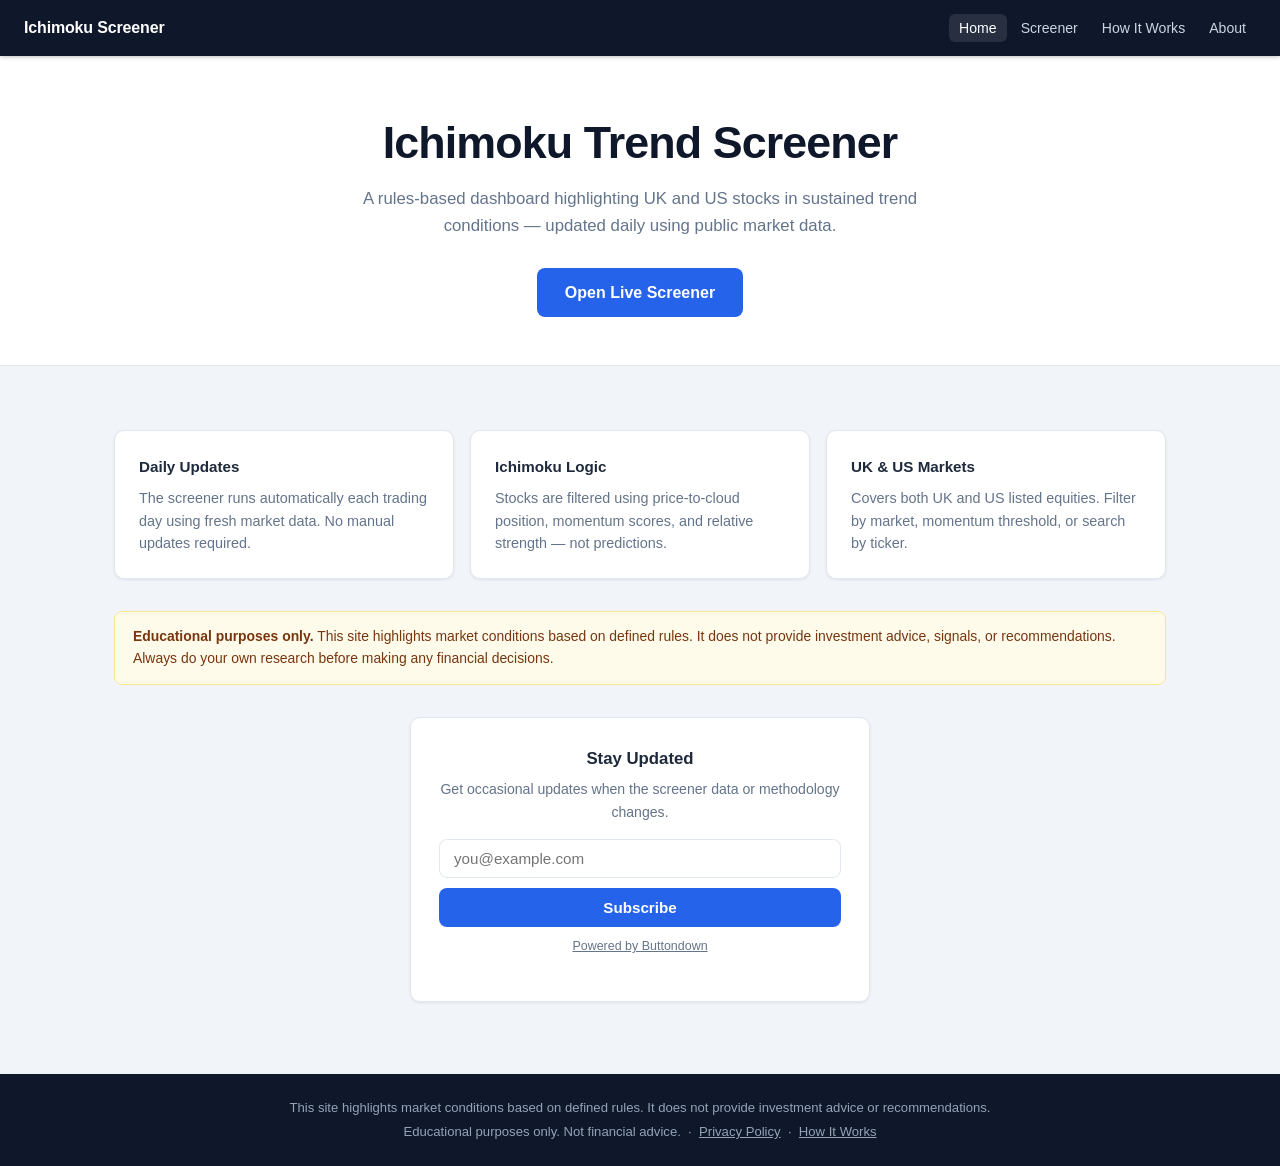
<file: index.html>
<!DOCTYPE html>
<html lang="en">
<head>
  <meta charset="UTF-8">
  <title>Ichimoku Trend Screener – Rules-Based Stock Momentum Dashboard</title>
  <meta name="viewport" content="width=device-width, initial-scale=1">
  <meta name="description" content="A rules-based dashboard highlighting UK and US stocks in sustained trend conditions using Ichimoku logic and momentum filters. Updated daily. Educational purposes only.">
  <meta name="robots" content="index, follow">
  <link rel="stylesheet" href="style.css">
</head>
<body>

<nav class="site-nav">
  <a class="nav-brand" href="index.html">Ichimoku Screener</a>
  <ul class="nav-links">
    <li><a href="index.html" class="active">Home</a></li>
    <li><a href="screener.html">Screener</a></li>
    <li><a href="how-it-works.html">How It Works</a></li>
    <li><a href="about.html">About</a></li>
  </ul>
</nav>

<div class="hero">
  <h1>Ichimoku Trend Screener</h1>
  <p>A rules-based dashboard highlighting UK and US stocks in sustained trend conditions — updated daily using public market data.</p>
  <a href="screener.html" class="btn btn-primary">Open Live Screener</a>
</div>

<div class="page" style="padding-top: 32px;">

  <div class="card-grid">
    <div class="card">
      <h3>Daily Updates</h3>
      <p>The screener runs automatically each trading day using fresh market data. No manual updates required.</p>
    </div>
    <div class="card">
      <h3>Ichimoku Logic</h3>
      <p>Stocks are filtered using price-to-cloud position, momentum scores, and relative strength — not predictions.</p>
    </div>
    <div class="card">
      <h3>UK &amp; US Markets</h3>
      <p>Covers both UK and US listed equities. Filter by market, momentum threshold, or search by ticker.</p>
    </div>
  </div>

  <div class="disclaimer">
    <strong>Educational purposes only.</strong> This site highlights market conditions based on defined rules.
    It does not provide investment advice, signals, or recommendations.
    Always do your own research before making any financial decisions.
  </div>

  <div class="email-form">
    <h2>Stay Updated</h2>
    <p>Get occasional updates when the screener data or methodology changes.</p>
    <form
      action="https://buttondown.com/api/emails/embed-subscribe/ichimokutrendscreener"
      method="post"
    >
      <input type="hidden" name="tag" value="site-homepage">
      <input type="email" name="email" id="bd-email" placeholder="you@example.com" required>
      <input type="submit" value="Subscribe">
    </form>
    <p class="bd-credit">
      <a href="https://buttondown.com/refer/ichimokutrendscreener" target="_blank" rel="noopener">Powered by Buttondown</a>
    </p>
  </div>

</div>

<footer class="site-footer">
  This site highlights market conditions based on defined rules. It does not provide investment advice or recommendations.<br>
  Educational purposes only. Not financial advice. &nbsp;&middot;&nbsp;
  <a href="privacy.html">Privacy Policy</a> &nbsp;&middot;&nbsp;
  <a href="how-it-works.html">How It Works</a>
</footer>

</body>
</html>
</file>
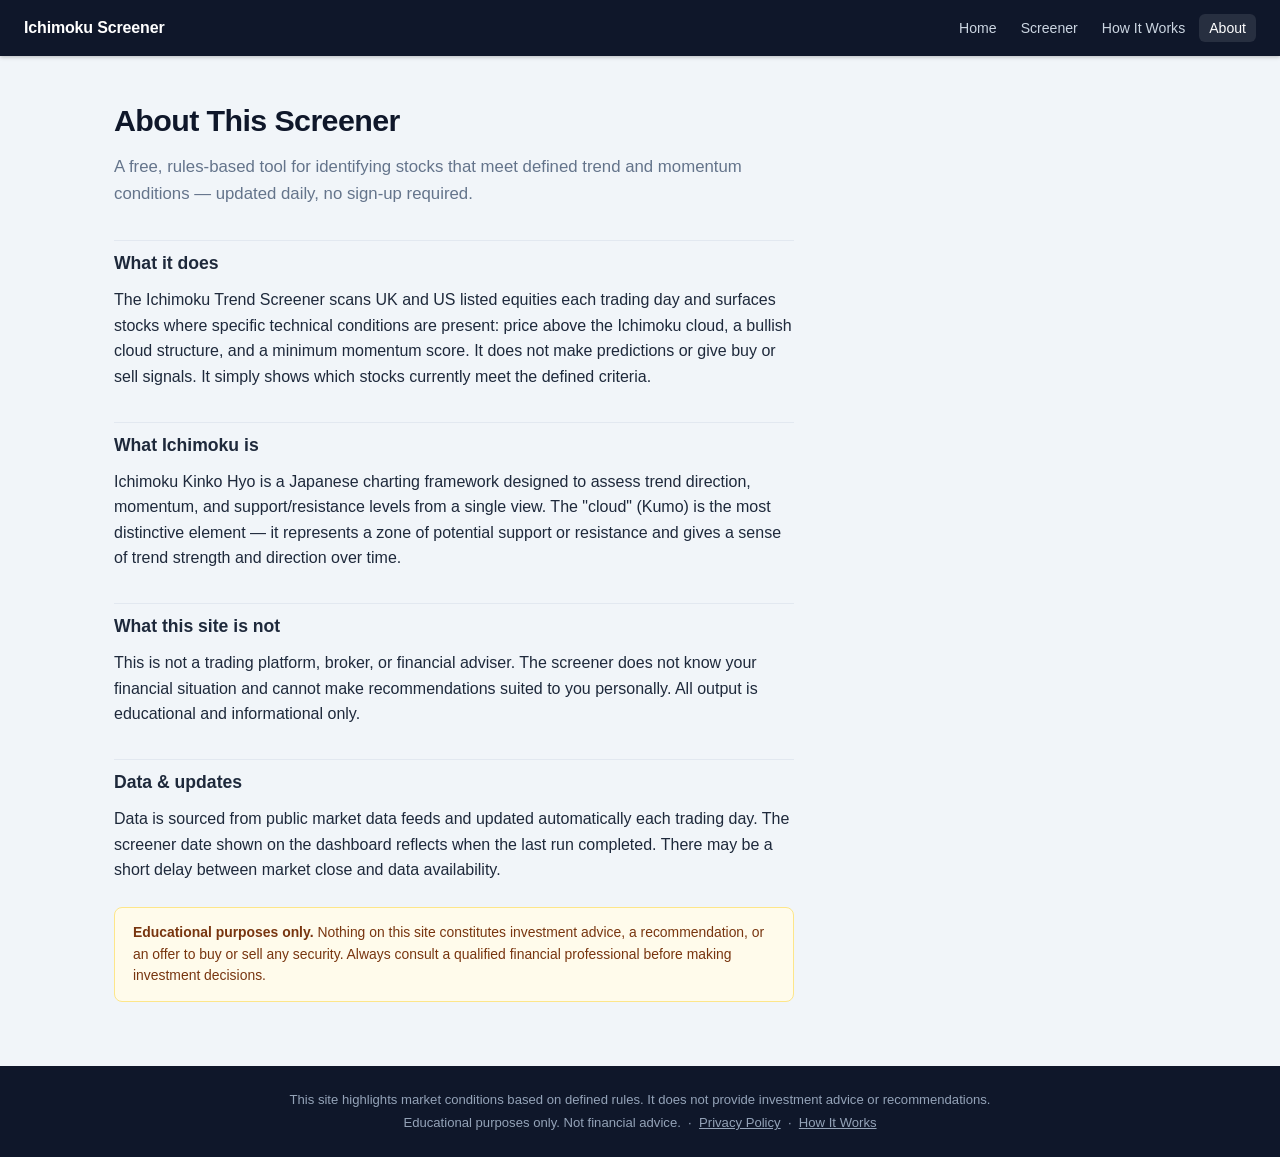
<file: about.html>
<!DOCTYPE html>
<html lang="en">
<head>
  <meta charset="UTF-8">
  <title>About – Ichimoku Trend Screener</title>
  <meta name="viewport" content="width=device-width, initial-scale=1">
  <meta name="description" content="About the Ichimoku Trend Screener — a rules-based daily screener for UK and US stocks using Ichimoku cloud logic and momentum filters.">
  <meta name="robots" content="index, follow">
  <link rel="stylesheet" href="style.css">
</head>
<body>

<nav class="site-nav">
  <a class="nav-brand" href="index.html">Ichimoku Screener</a>
  <ul class="nav-links">
    <li><a href="index.html">Home</a></li>
    <li><a href="screener.html">Screener</a></li>
    <li><a href="how-it-works.html">How It Works</a></li>
    <li><a href="about.html" class="active">About</a></li>
  </ul>
</nav>

<div class="page">
  <div class="prose">
    <h1>About This Screener</h1>
    <p class="lead">A free, rules-based tool for identifying stocks that meet defined trend and momentum conditions — updated daily, no sign-up required.</p>

    <h2>What it does</h2>
    <p>
      The Ichimoku Trend Screener scans UK and US listed equities each trading day and
      surfaces stocks where specific technical conditions are present: price above the
      Ichimoku cloud, a bullish cloud structure, and a minimum momentum score. It does
      not make predictions or give buy or sell signals. It simply shows which stocks
      currently meet the defined criteria.
    </p>

    <h2>What Ichimoku is</h2>
    <p>
      Ichimoku Kinko Hyo is a Japanese charting framework designed to assess trend direction,
      momentum, and support/resistance levels from a single view. The "cloud" (Kumo) is the
      most distinctive element — it represents a zone of potential support or resistance and
      gives a sense of trend strength and direction over time.
    </p>

    <h2>What this site is not</h2>
    <p>
      This is not a trading platform, broker, or financial adviser. The screener does not
      know your financial situation and cannot make recommendations suited to you personally.
      All output is educational and informational only.
    </p>

    <h2>Data &amp; updates</h2>
    <p>
      Data is sourced from public market data feeds and updated automatically each trading
      day. The screener date shown on the dashboard reflects when the last run completed.
      There may be a short delay between market close and data availability.
    </p>

    <div class="disclaimer">
      <strong>Educational purposes only.</strong> Nothing on this site constitutes investment
      advice, a recommendation, or an offer to buy or sell any security. Always consult a
      qualified financial professional before making investment decisions.
    </div>
  </div>
</div>

<footer class="site-footer">
  This site highlights market conditions based on defined rules. It does not provide investment advice or recommendations.<br>
  Educational purposes only. Not financial advice. &nbsp;&middot;&nbsp;
  <a href="privacy.html">Privacy Policy</a> &nbsp;&middot;&nbsp;
  <a href="how-it-works.html">How It Works</a>
</footer>

</body>
</html>
</file>
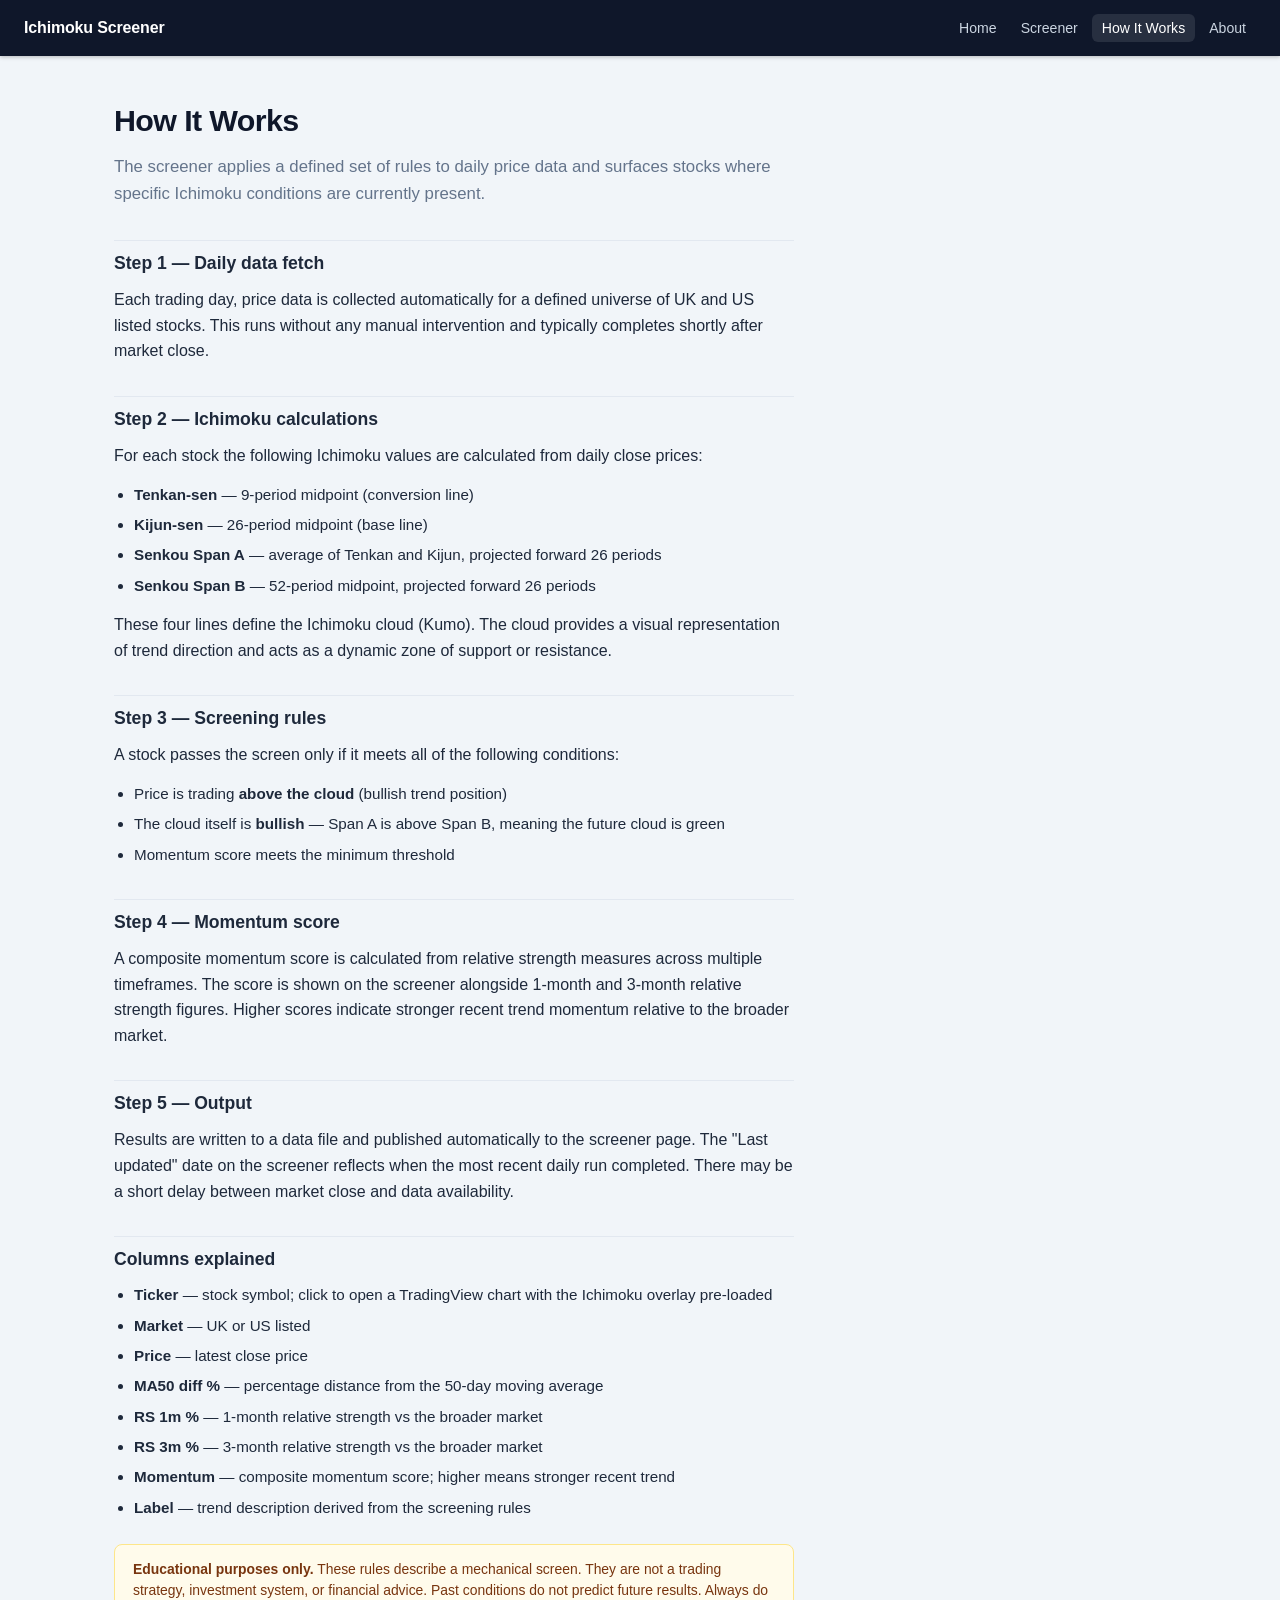
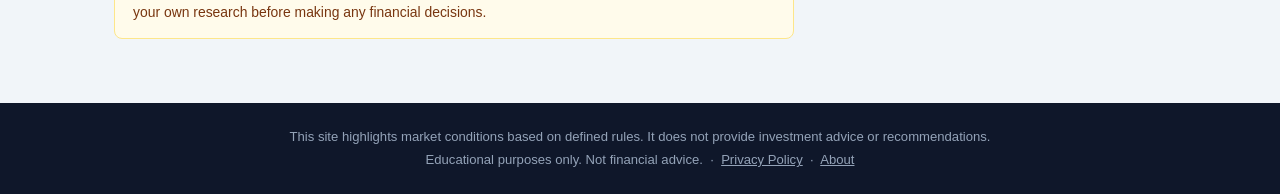
<file: how-it-works.html>
<!DOCTYPE html>
<html lang="en">
<head>
  <meta charset="UTF-8">
  <title>How It Works – Ichimoku Trend Screener</title>
  <meta name="viewport" content="width=device-width, initial-scale=1">
  <meta name="description" content="How the Ichimoku Trend Screener works — the rules, filters, and data sources behind the daily stock screener.">
  <meta name="robots" content="index, follow">
  <link rel="stylesheet" href="style.css">
</head>
<body>

<nav class="site-nav">
  <a class="nav-brand" href="index.html">Ichimoku Screener</a>
  <ul class="nav-links">
    <li><a href="index.html">Home</a></li>
    <li><a href="screener.html">Screener</a></li>
    <li><a href="how-it-works.html" class="active">How It Works</a></li>
    <li><a href="about.html">About</a></li>
  </ul>
</nav>

<div class="page">
  <div class="prose">
    <h1>How It Works</h1>
    <p class="lead">The screener applies a defined set of rules to daily price data and surfaces stocks where specific Ichimoku conditions are currently present.</p>

    <h2>Step 1 &mdash; Daily data fetch</h2>
    <p>
      Each trading day, price data is collected automatically for a defined universe of
      UK and US listed stocks. This runs without any manual intervention and typically
      completes shortly after market close.
    </p>

    <h2>Step 2 &mdash; Ichimoku calculations</h2>
    <p>For each stock the following Ichimoku values are calculated from daily close prices:</p>
    <ul>
      <li><strong>Tenkan-sen</strong> &mdash; 9-period midpoint (conversion line)</li>
      <li><strong>Kijun-sen</strong> &mdash; 26-period midpoint (base line)</li>
      <li><strong>Senkou Span A</strong> &mdash; average of Tenkan and Kijun, projected forward 26 periods</li>
      <li><strong>Senkou Span B</strong> &mdash; 52-period midpoint, projected forward 26 periods</li>
    </ul>
    <p>
      These four lines define the Ichimoku cloud (Kumo). The cloud provides a visual
      representation of trend direction and acts as a dynamic zone of support or resistance.
    </p>

    <h2>Step 3 &mdash; Screening rules</h2>
    <p>A stock passes the screen only if it meets all of the following conditions:</p>
    <ul>
      <li>Price is trading <strong>above the cloud</strong> (bullish trend position)</li>
      <li>The cloud itself is <strong>bullish</strong> &mdash; Span A is above Span B, meaning the future cloud is green</li>
      <li>Momentum score meets the minimum threshold</li>
    </ul>

    <h2>Step 4 &mdash; Momentum score</h2>
    <p>
      A composite momentum score is calculated from relative strength measures across
      multiple timeframes. The score is shown on the screener alongside 1-month and
      3-month relative strength figures. Higher scores indicate stronger recent trend momentum
      relative to the broader market.
    </p>

    <h2>Step 5 &mdash; Output</h2>
    <p>
      Results are written to a data file and published automatically to the screener page.
      The "Last updated" date on the screener reflects when the most recent daily run
      completed. There may be a short delay between market close and data availability.
    </p>

    <h2>Columns explained</h2>
    <ul>
      <li><strong>Ticker</strong> &mdash; stock symbol; click to open a TradingView chart with the Ichimoku overlay pre-loaded</li>
      <li><strong>Market</strong> &mdash; UK or US listed</li>
      <li><strong>Price</strong> &mdash; latest close price</li>
      <li><strong>MA50 diff %</strong> &mdash; percentage distance from the 50-day moving average</li>
      <li><strong>RS 1m %</strong> &mdash; 1-month relative strength vs the broader market</li>
      <li><strong>RS 3m %</strong> &mdash; 3-month relative strength vs the broader market</li>
      <li><strong>Momentum</strong> &mdash; composite momentum score; higher means stronger recent trend</li>
      <li><strong>Label</strong> &mdash; trend description derived from the screening rules</li>
    </ul>

    <div class="disclaimer">
      <strong>Educational purposes only.</strong> These rules describe a mechanical screen.
      They are not a trading strategy, investment system, or financial advice. Past conditions
      do not predict future results. Always do your own research before making any financial decisions.
    </div>
  </div>
</div>

<footer class="site-footer">
  This site highlights market conditions based on defined rules. It does not provide investment advice or recommendations.<br>
  Educational purposes only. Not financial advice. &nbsp;&middot;&nbsp;
  <a href="privacy.html">Privacy Policy</a> &nbsp;&middot;&nbsp;
  <a href="about.html">About</a>
</footer>

</body>
</html>
</file>
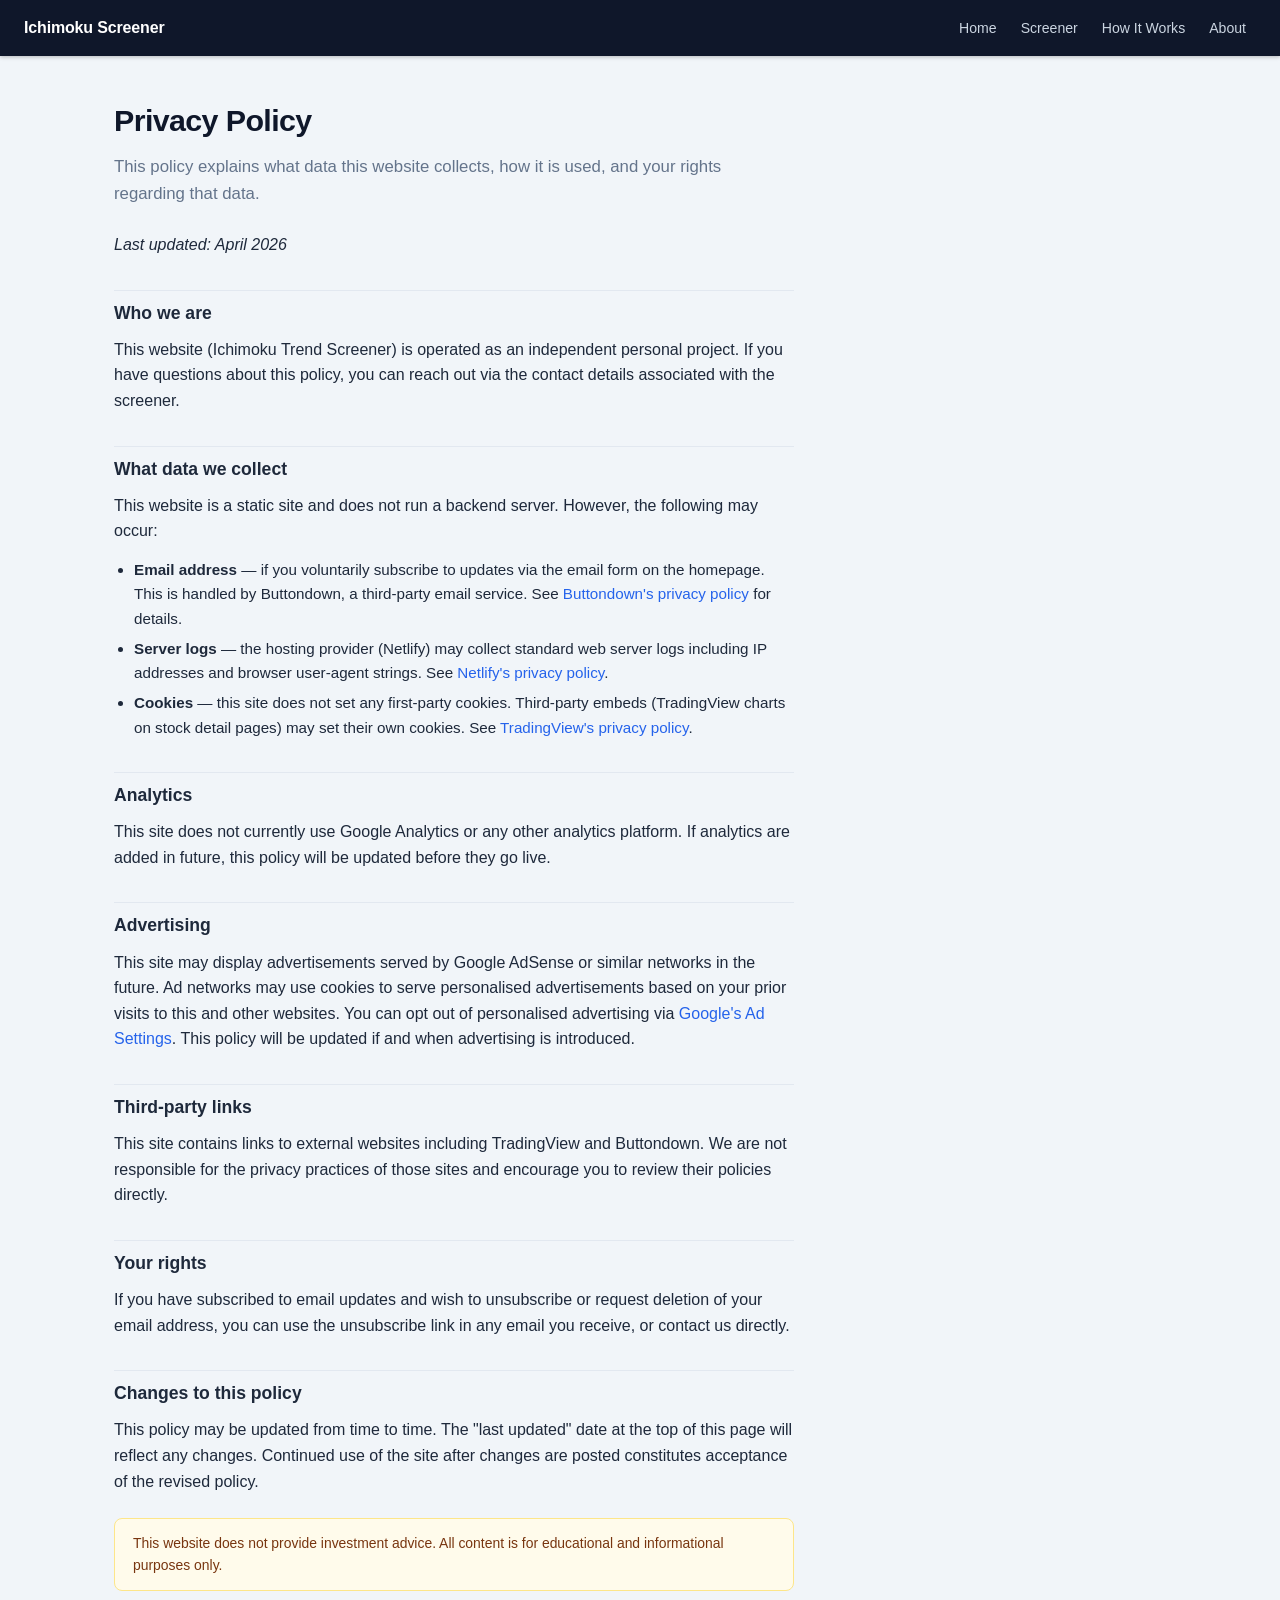
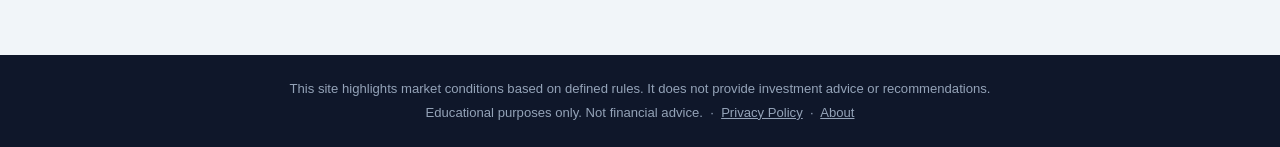
<file: privacy.html>
<!DOCTYPE html>
<html lang="en">
<head>
  <meta charset="UTF-8">
  <title>Privacy Policy – Ichimoku Trend Screener</title>
  <meta name="viewport" content="width=device-width, initial-scale=1">
  <meta name="description" content="Privacy Policy for the Ichimoku Trend Screener website.">
  <meta name="robots" content="index, follow">
  <link rel="stylesheet" href="style.css">
</head>
<body>

<nav class="site-nav">
  <a class="nav-brand" href="index.html">Ichimoku Screener</a>
  <ul class="nav-links">
    <li><a href="index.html">Home</a></li>
    <li><a href="screener.html">Screener</a></li>
    <li><a href="how-it-works.html">How It Works</a></li>
    <li><a href="about.html">About</a></li>
  </ul>
</nav>

<div class="page">
  <div class="prose">
    <h1>Privacy Policy</h1>
    <p class="lead">This policy explains what data this website collects, how it is used, and your rights regarding that data.</p>
    <p><em>Last updated: April 2026</em></p>

    <h2>Who we are</h2>
    <p>
      This website (Ichimoku Trend Screener) is operated as an independent personal project.
      If you have questions about this policy, you can reach out via the contact details
      associated with the screener.
    </p>

    <h2>What data we collect</h2>
    <p>
      This website is a static site and does not run a backend server. However, the
      following may occur:
    </p>
    <ul>
      <li>
        <strong>Email address</strong> &mdash; if you voluntarily subscribe to updates via
        the email form on the homepage. This is handled by Buttondown, a third-party email
        service. See <a href="https://buttondown.com/legal/privacy" target="_blank" rel="noopener">Buttondown's privacy policy</a> for details.
      </li>
      <li>
        <strong>Server logs</strong> &mdash; the hosting provider (Netlify) may collect
        standard web server logs including IP addresses and browser user-agent strings.
        See <a href="https://www.netlify.com/privacy/" target="_blank" rel="noopener">Netlify's privacy policy</a>.
      </li>
      <li>
        <strong>Cookies</strong> &mdash; this site does not set any first-party cookies.
        Third-party embeds (TradingView charts on stock detail pages) may set their own
        cookies. See <a href="https://www.tradingview.com/privacy-policy/" target="_blank" rel="noopener">TradingView's privacy policy</a>.
      </li>
    </ul>

    <h2>Analytics</h2>
    <p>
      This site does not currently use Google Analytics or any other analytics platform.
      If analytics are added in future, this policy will be updated before they go live.
    </p>

    <h2>Advertising</h2>
    <p>
      This site may display advertisements served by Google AdSense or similar networks
      in the future. Ad networks may use cookies to serve personalised advertisements
      based on your prior visits to this and other websites. You can opt out of
      personalised advertising via
      <a href="https://www.google.com/settings/ads" target="_blank" rel="noopener">Google's Ad Settings</a>.
      This policy will be updated if and when advertising is introduced.
    </p>

    <h2>Third-party links</h2>
    <p>
      This site contains links to external websites including TradingView and Buttondown.
      We are not responsible for the privacy practices of those sites and encourage you
      to review their policies directly.
    </p>

    <h2>Your rights</h2>
    <p>
      If you have subscribed to email updates and wish to unsubscribe or request deletion
      of your email address, you can use the unsubscribe link in any email you receive,
      or contact us directly.
    </p>

    <h2>Changes to this policy</h2>
    <p>
      This policy may be updated from time to time. The "last updated" date at the top
      of this page will reflect any changes. Continued use of the site after changes
      are posted constitutes acceptance of the revised policy.
    </p>

    <div class="disclaimer">
      This website does not provide investment advice. All content is for educational
      and informational purposes only.
    </div>
  </div>
</div>

<footer class="site-footer">
  This site highlights market conditions based on defined rules. It does not provide investment advice or recommendations.<br>
  Educational purposes only. Not financial advice. &nbsp;&middot;&nbsp;
  <a href="privacy.html">Privacy Policy</a> &nbsp;&middot;&nbsp;
  <a href="about.html">About</a>
</footer>

</body>
</html>
</file>
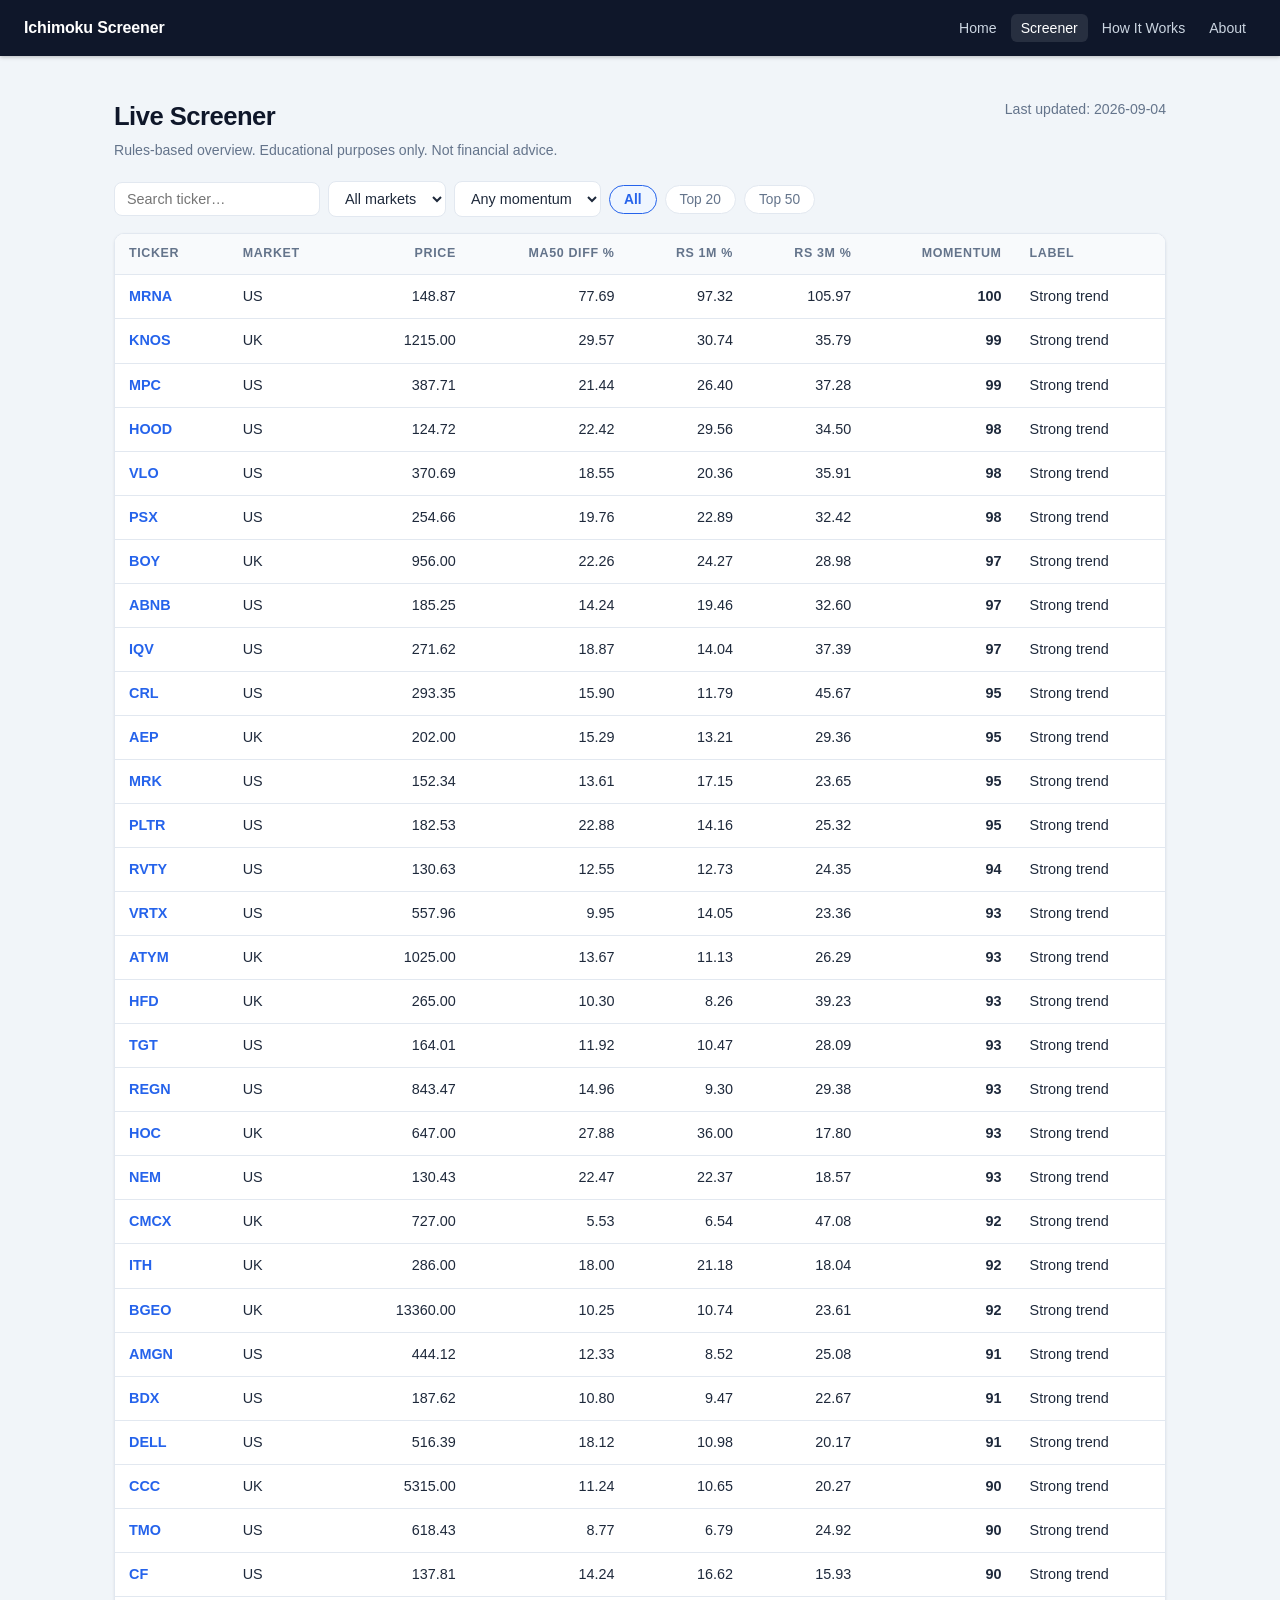
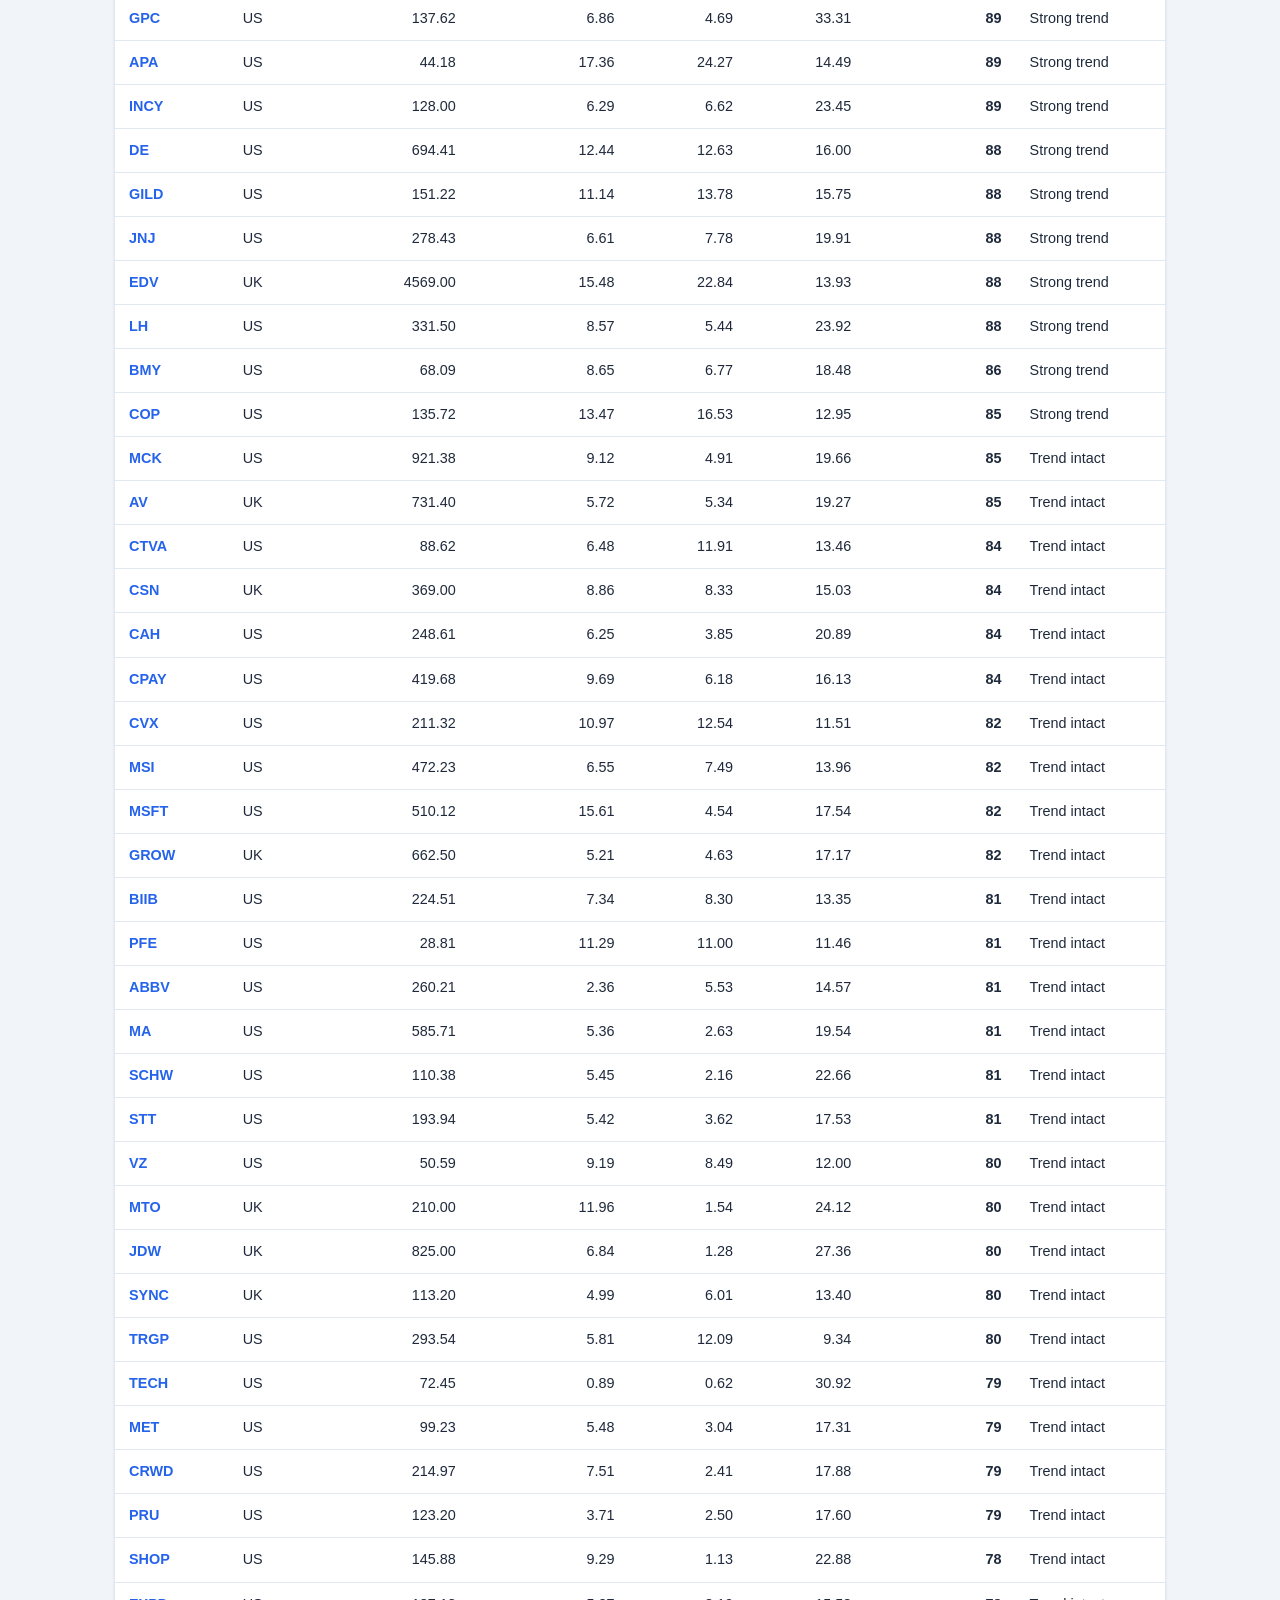
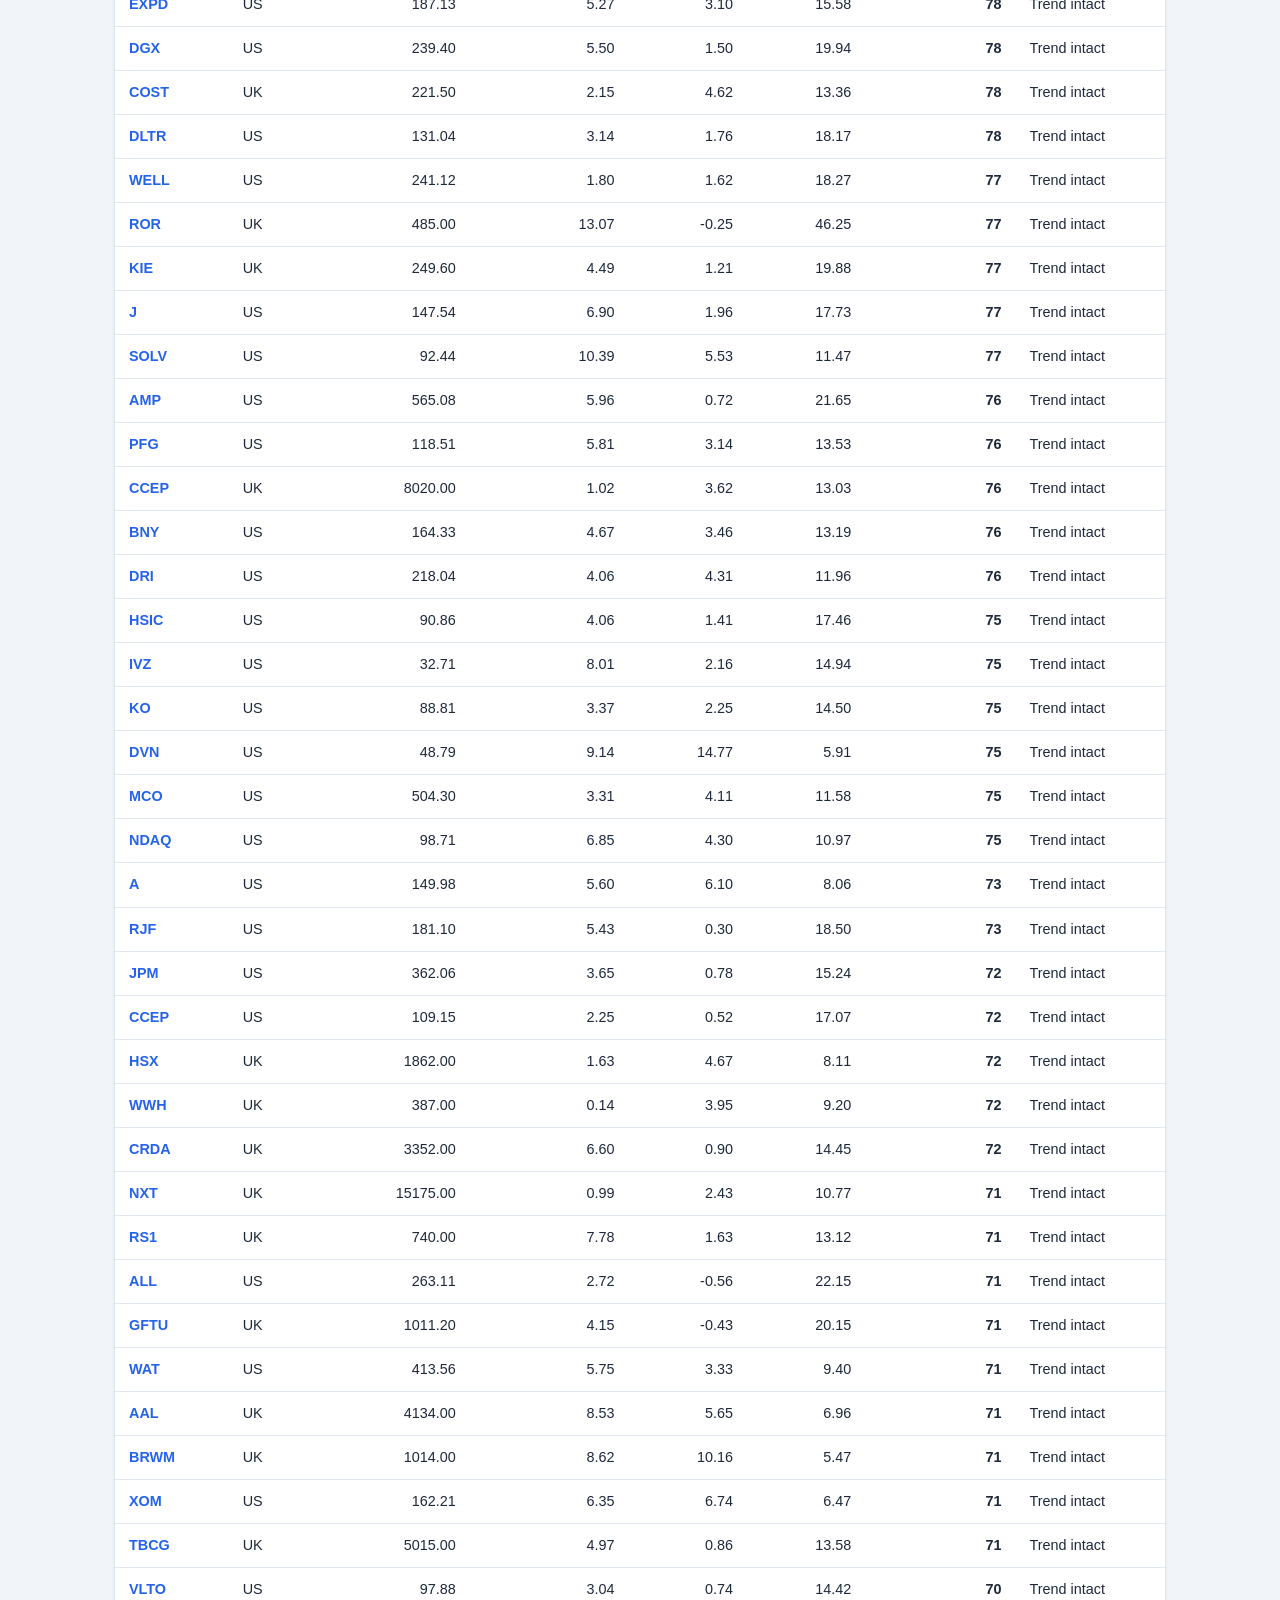
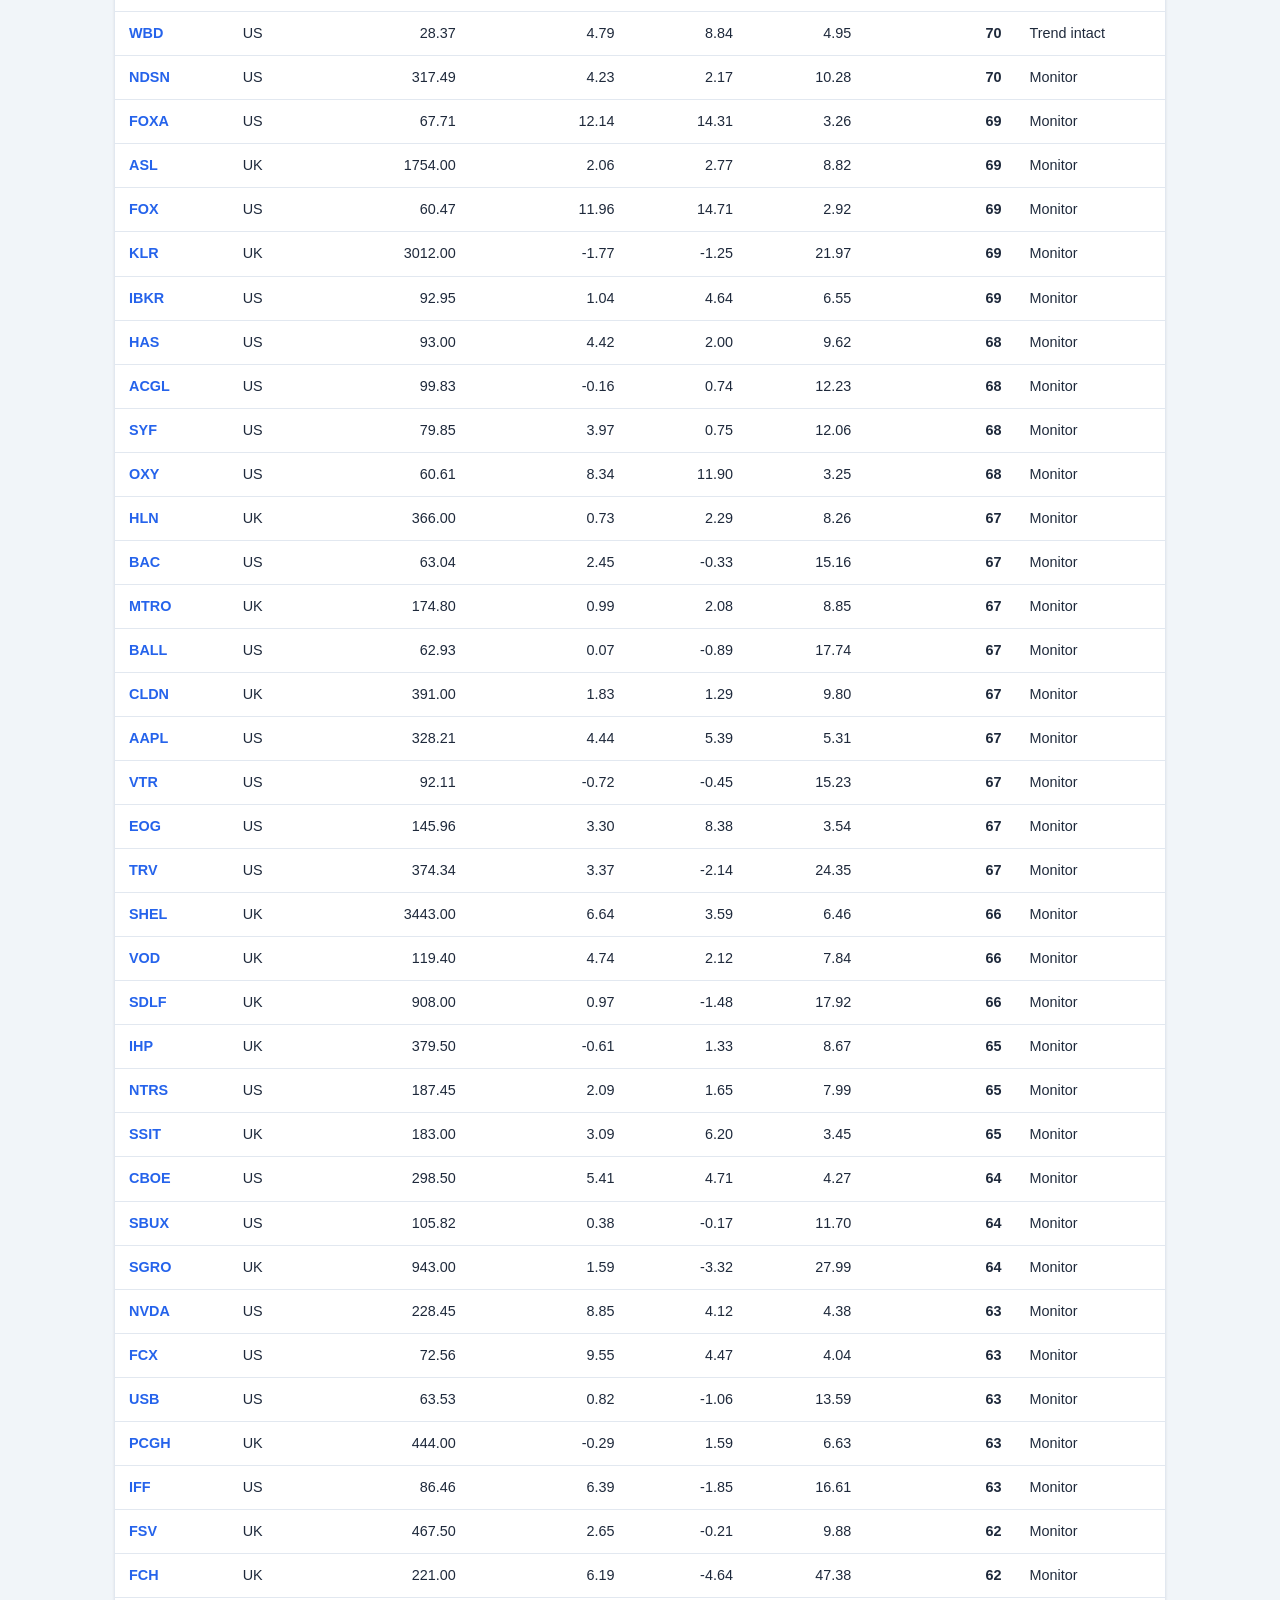
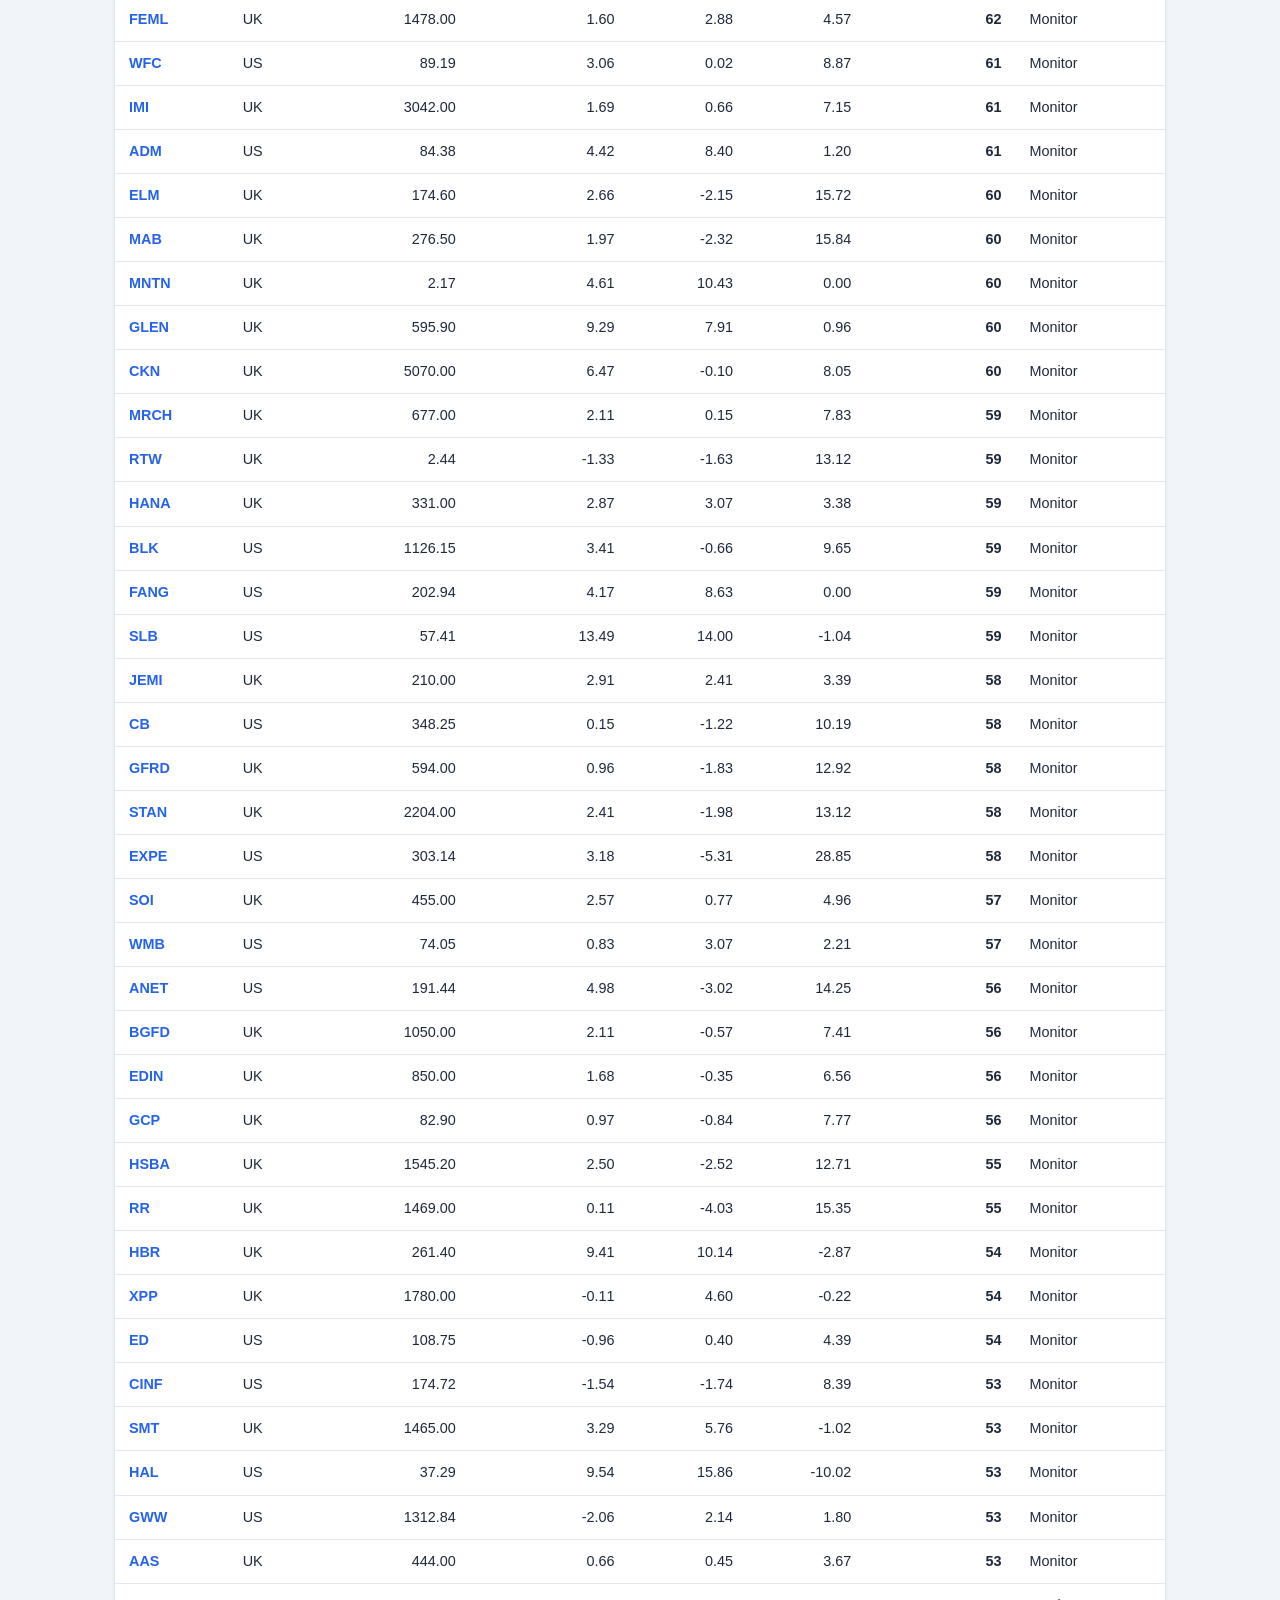
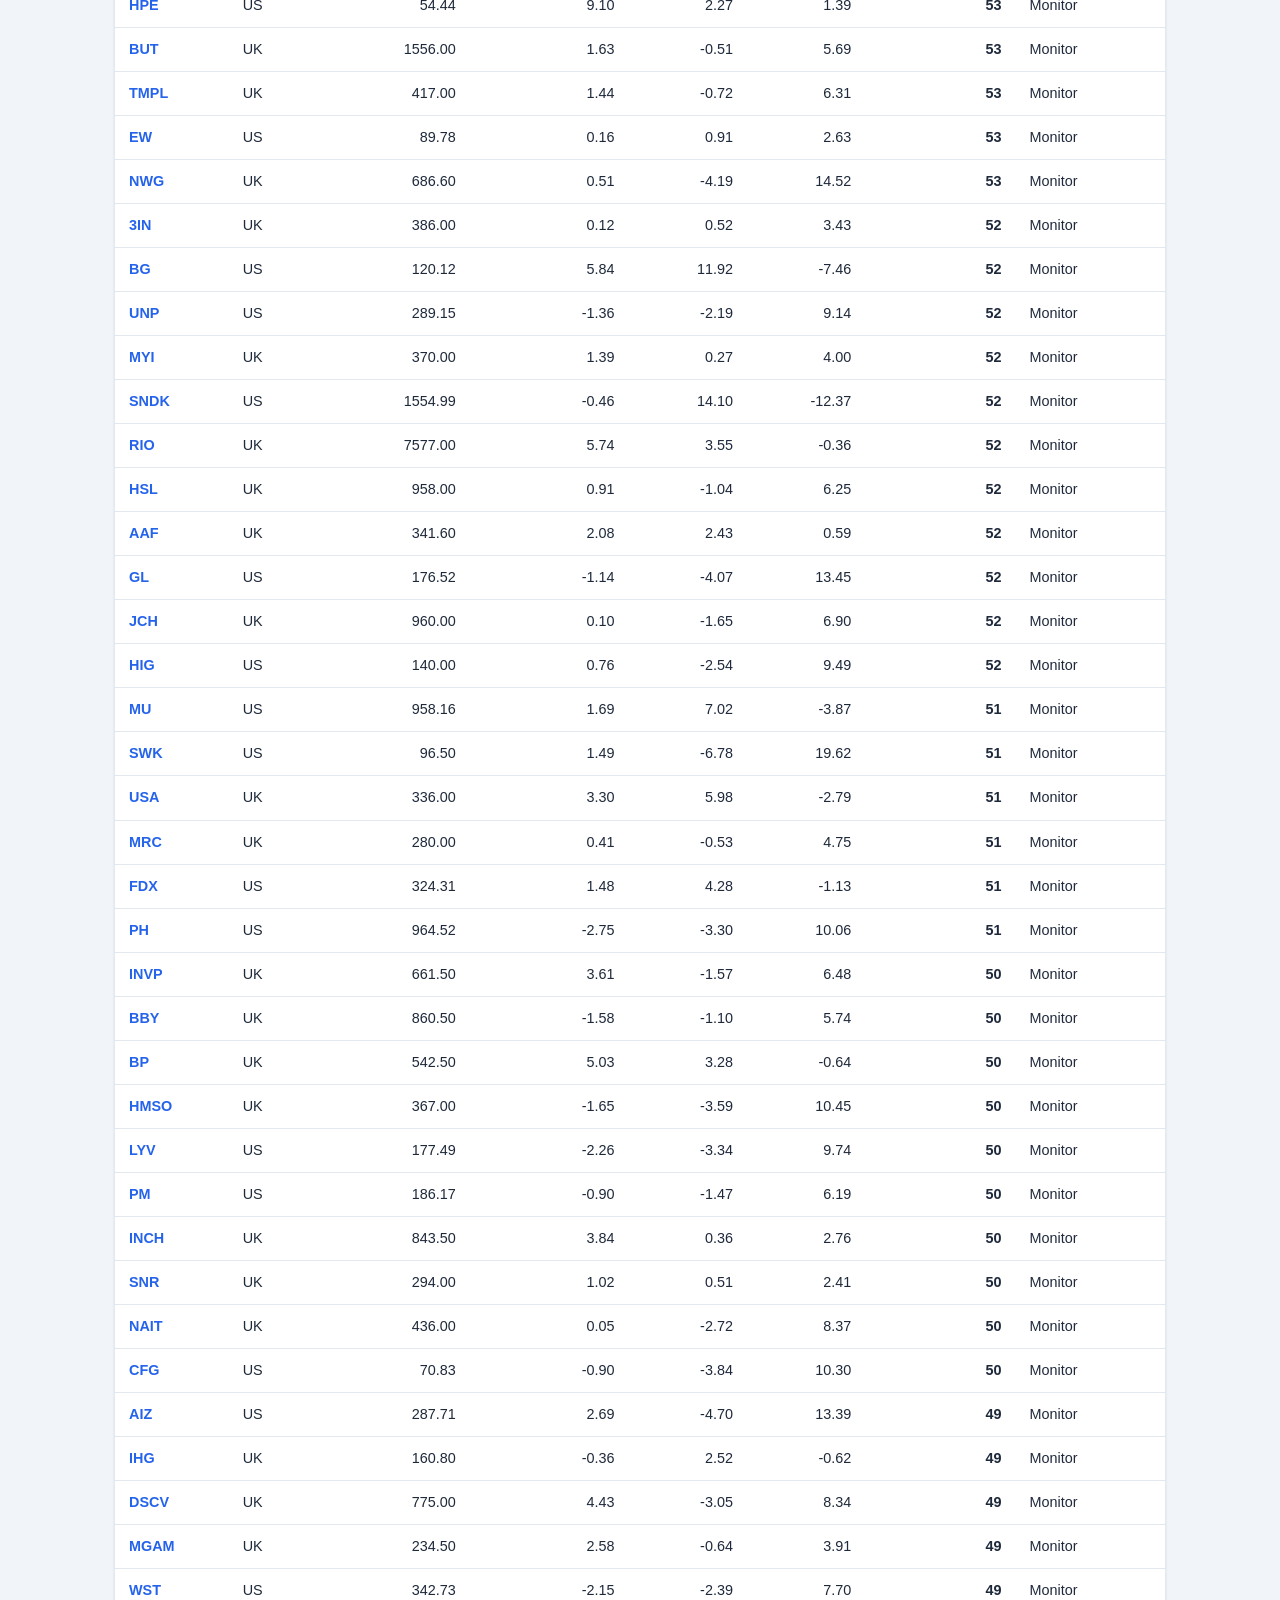
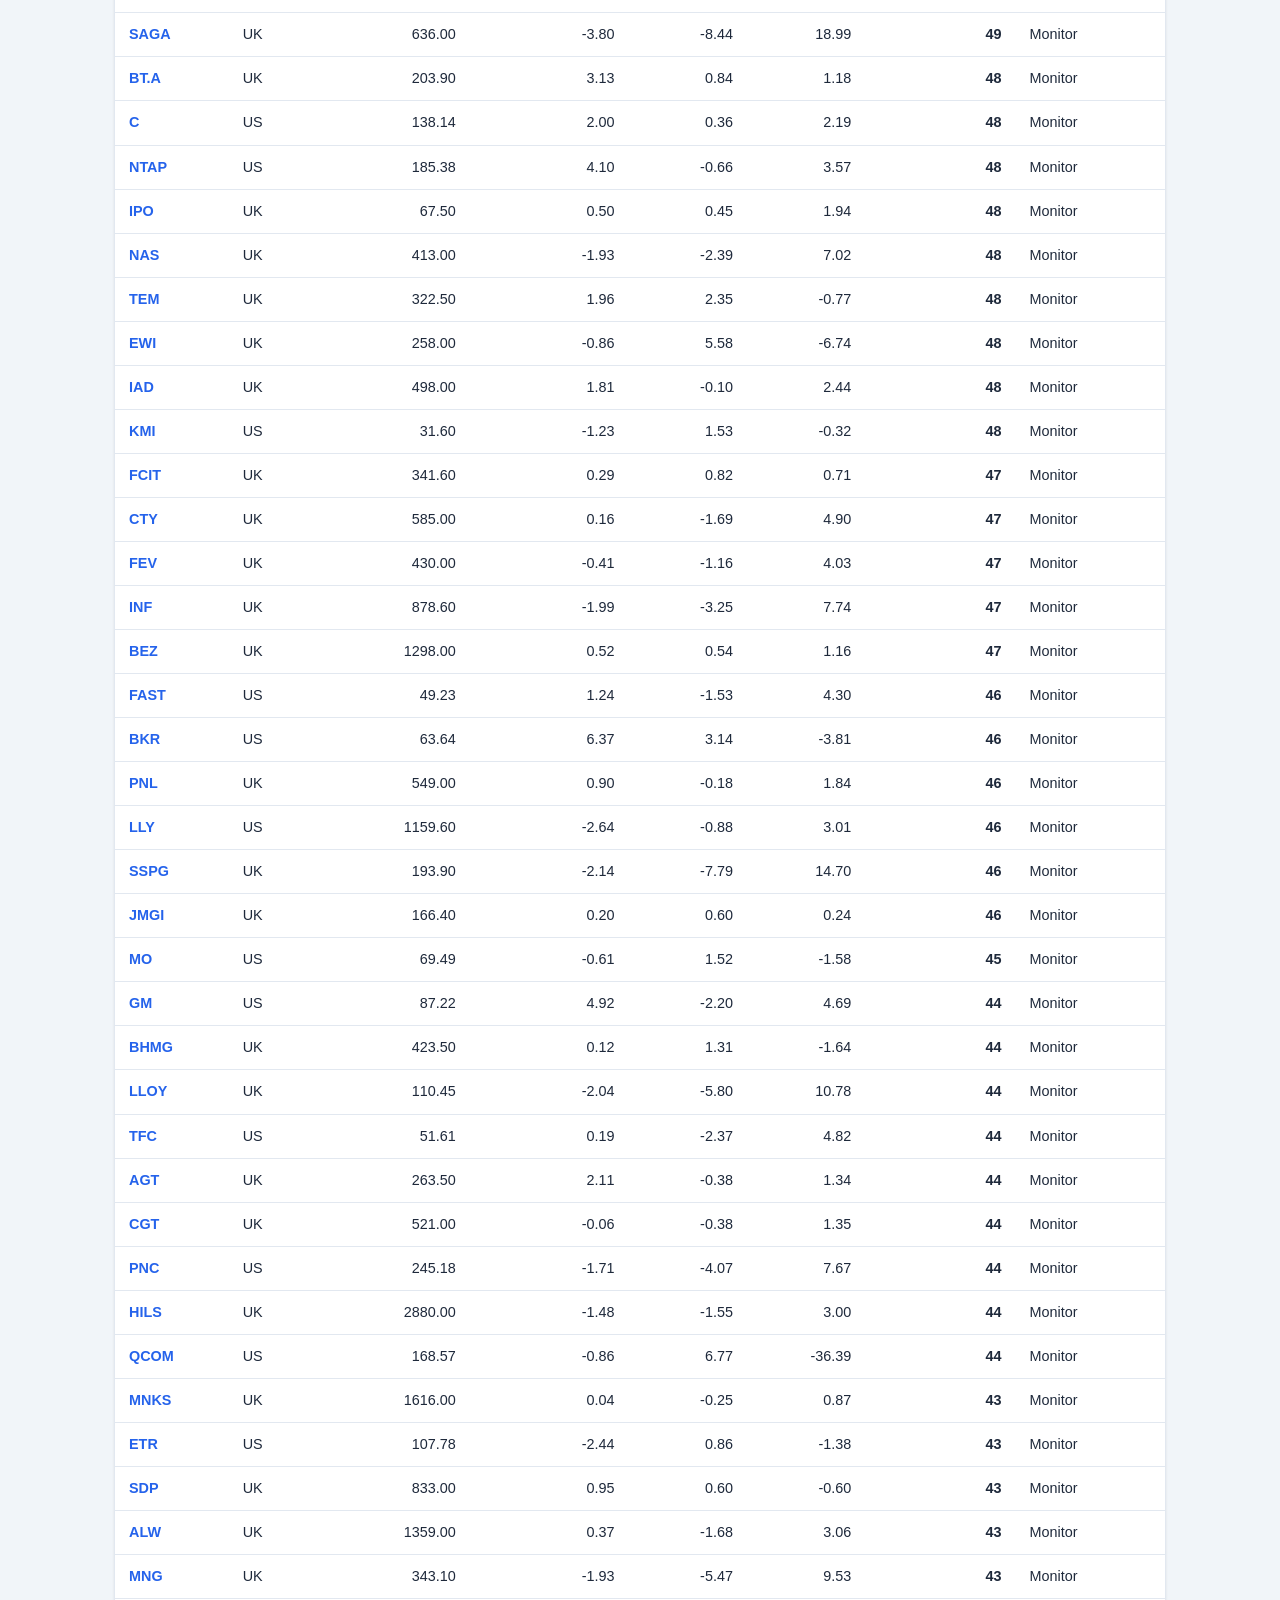
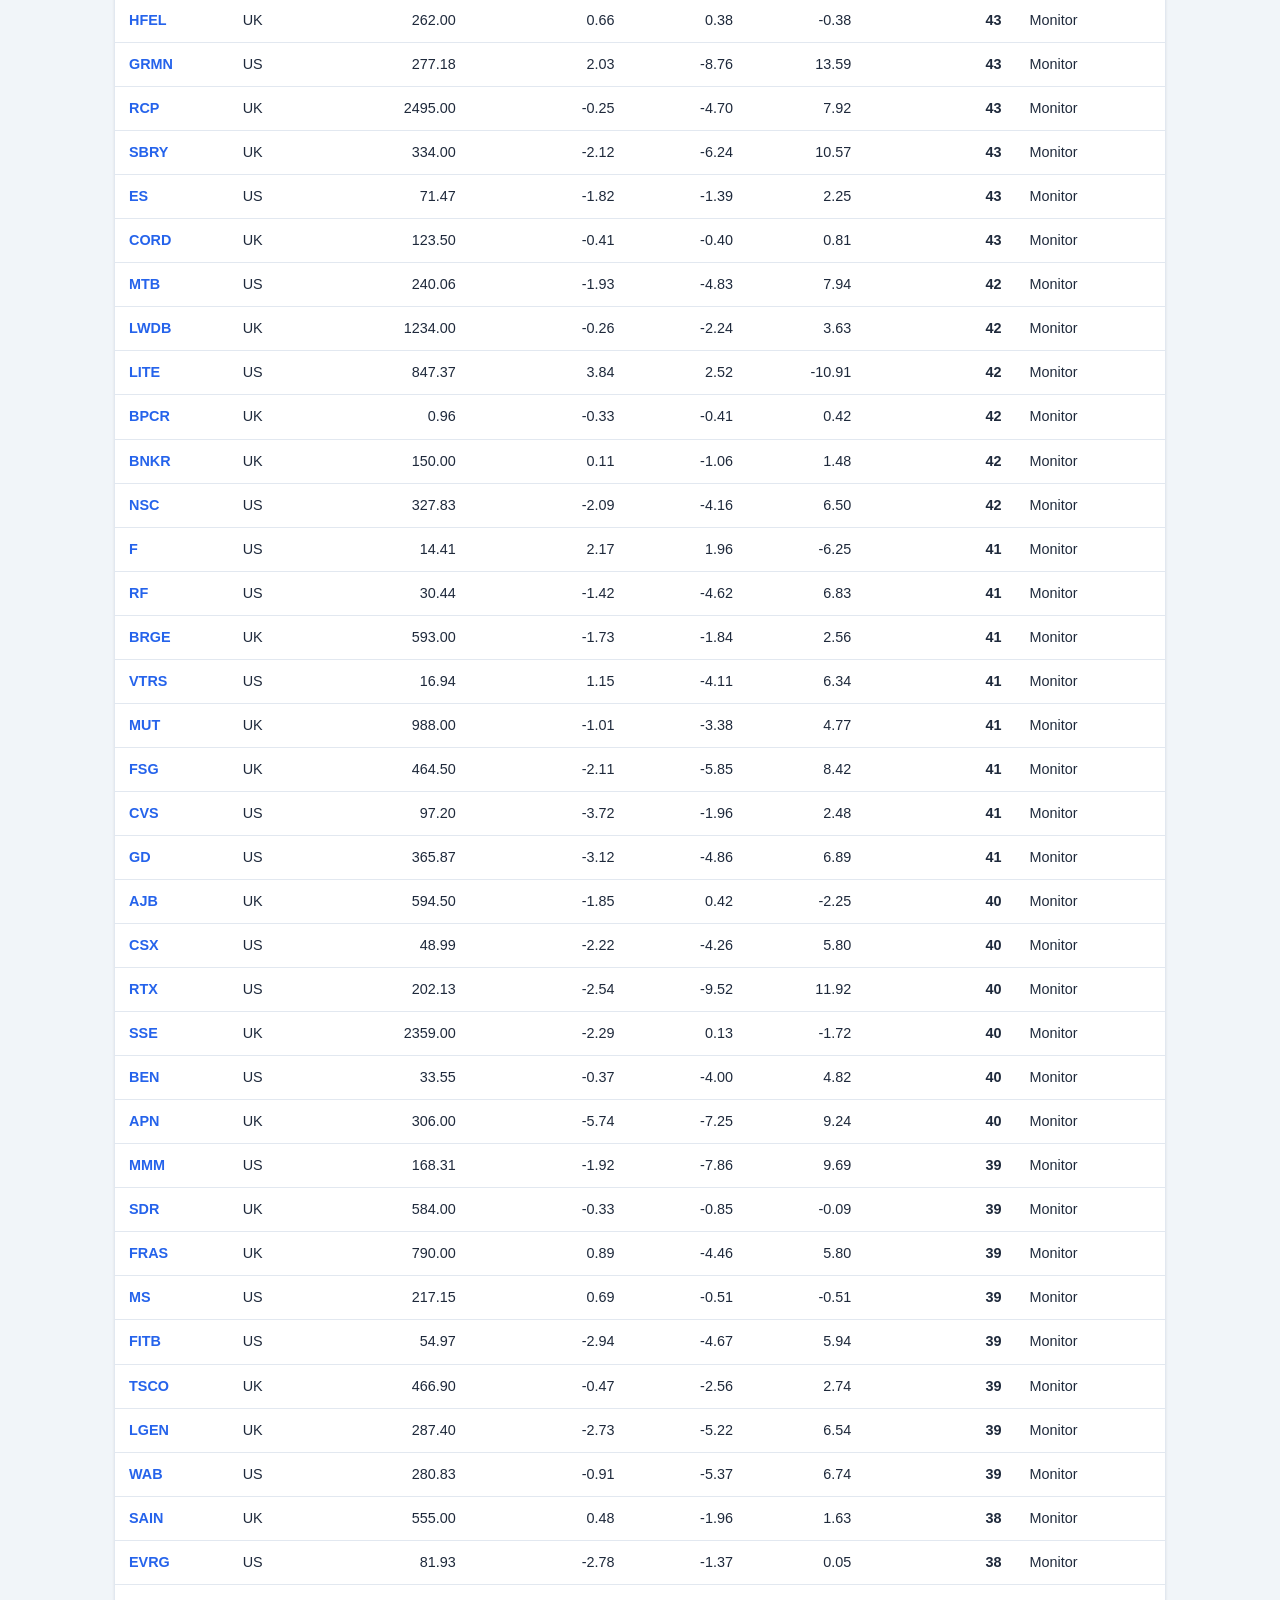
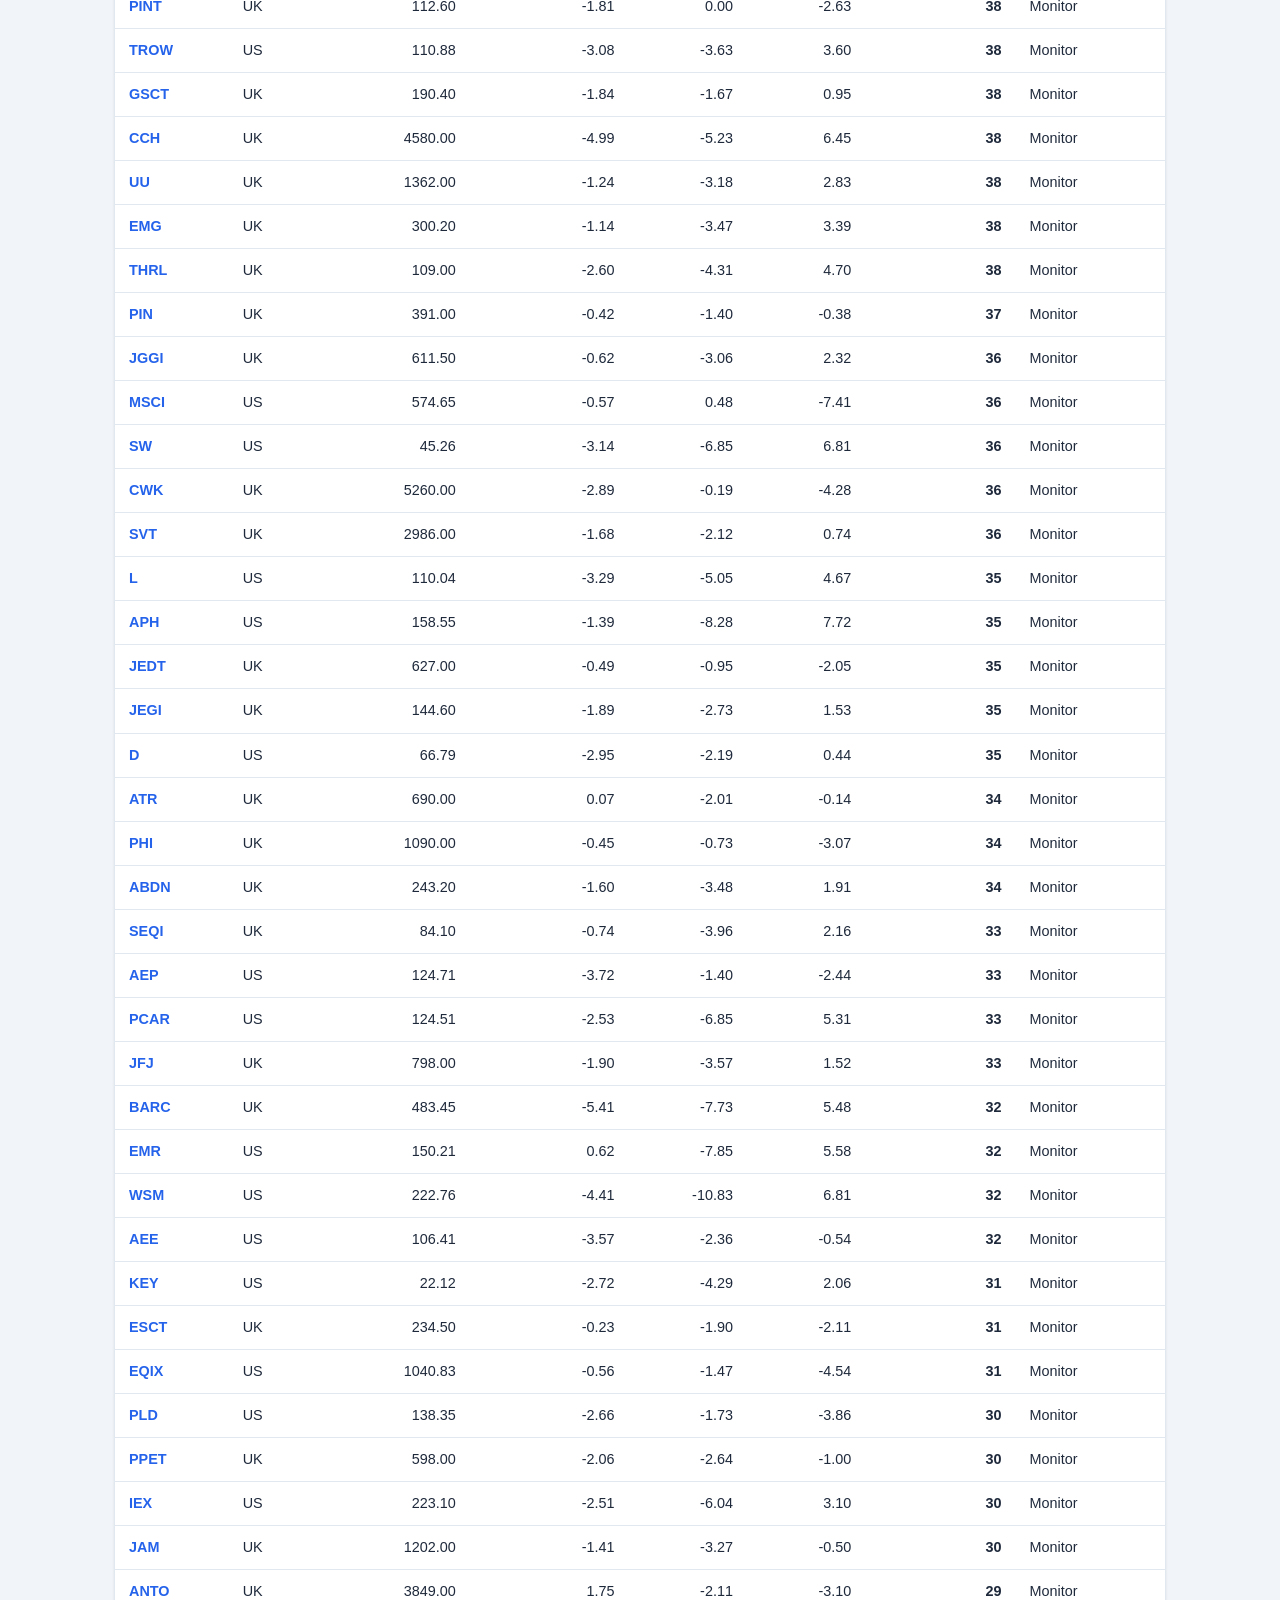
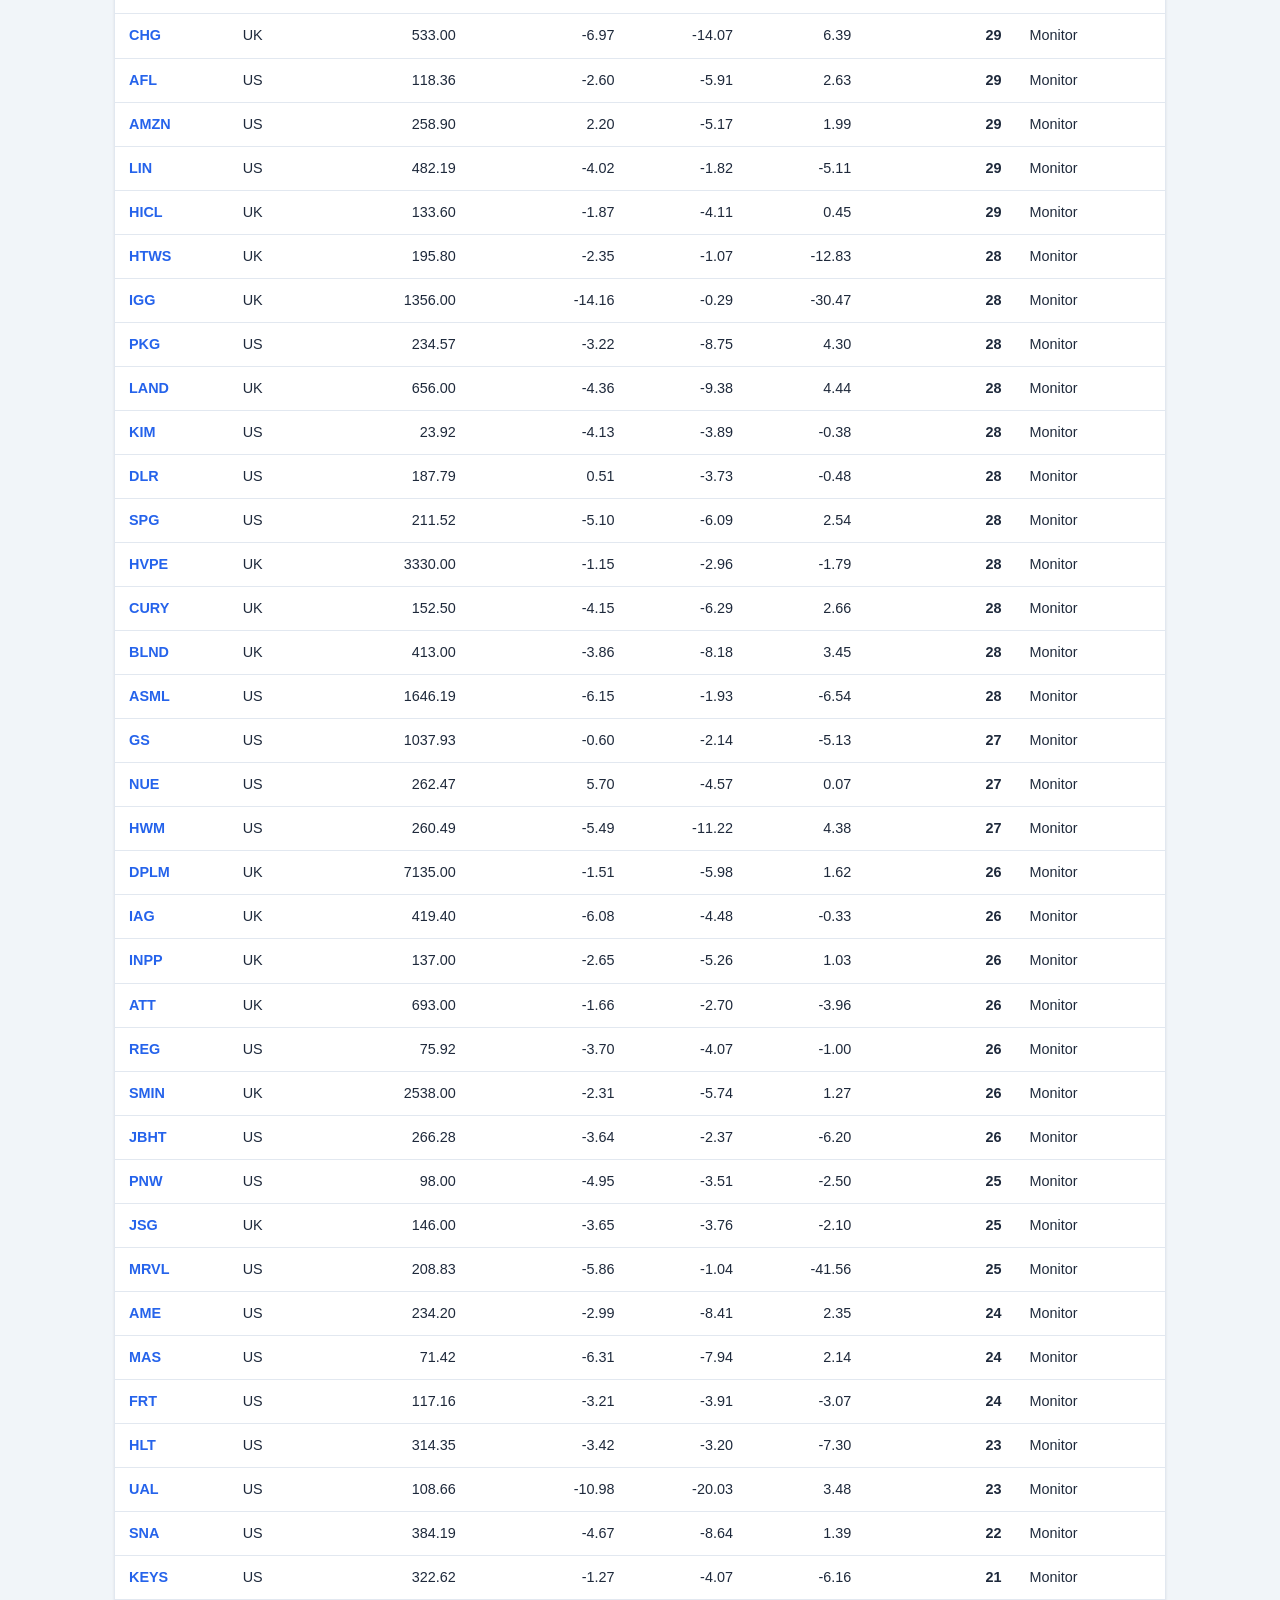
<file: screener.html>
<!DOCTYPE html>
<html lang="en">
<head>
  <meta charset="UTF-8" />
  <title>Live Screener – Ichimoku Trend Screener</title>
  <meta name="viewport" content="width=device-width, initial-scale=1" />
  <meta name="description" content="Rules-based Ichimoku momentum screener for UK and US stocks. Filter by market, momentum score, and trend label. Updated daily.">
  <meta name="robots" content="index, follow" />
  <link rel="stylesheet" href="style.css">
</head>
<body>

<nav class="site-nav">
  <a class="nav-brand" href="index.html">Ichimoku Screener</a>
  <ul class="nav-links">
    <li><a href="index.html">Home</a></li>
    <li><a href="screener.html" class="active">Screener</a></li>
    <li><a href="how-it-works.html">How It Works</a></li>
    <li><a href="about.html">About</a></li>
  </ul>
</nav>

<div class="page">
  <div class="screener-header">
    <div>
      <h1>Live Screener</h1>
      <div class="screener-meta">Rules-based overview. Educational purposes only. Not financial advice.</div>
    </div>
    <div class="screener-meta" id="lastUpdated">Last updated: &hellip;</div>
  </div>

  <div class="controls">
    <input id="search" placeholder="Search ticker&hellip;" />
    <select id="market">
      <option value="">All markets</option>
      <option value="UK">UK</option>
      <option value="US">US</option>
    </select>
    <select id="minMomentum">
      <option value="">Any momentum</option>
      <option value="70">70+</option>
      <option value="85">85+</option>
    </select>
    <button class="chip active" data-top="all" type="button">All</button>
    <button class="chip" data-top="20" type="button">Top 20</button>
    <button class="chip" data-top="50" type="button">Top 50</button>
  </div>

  <div class="table-wrap">
    <table class="data-table" id="table">
      <thead>
        <tr>
          <th data-key="ticker">Ticker</th>
          <th data-key="market">Market</th>
          <th data-key="price" class="right">Price</th>
          <th data-key="MA50_diff" class="right">MA50 diff %</th>
          <th data-key="RS_1m" class="right">RS 1m %</th>
          <th data-key="RS_3m" class="right">RS 3m %</th>
          <th data-key="Momentum" class="right">Momentum</th>
          <th data-key="TrendLabel">Label</th>
        </tr>
      </thead>
      <tbody></tbody>
    </table>
  </div>

  <p class="screener-meta" style="margin-top: 14px;">
    Data is auto-generated. Conditions can change quickly. Always do your own research.
  </p>
</div>

<footer class="site-footer">
  This site highlights market conditions based on defined rules. It does not provide investment advice or recommendations.<br>
  Educational purposes only. Not financial advice. &nbsp;&middot;&nbsp;
  <a href="privacy.html">Privacy Policy</a> &nbsp;&middot;&nbsp;
  <a href="how-it-works.html">How It Works</a>
</footer>

<script>
  const state = {
    rows: [],
    sortKey: "Momentum",
    sortAsc: false,
    top: "all"
  };

  function parseCSV(text) {
    const lines = text.trim().split(/\r?\n/);
    const headers = lines[0].split(",").map(h => h.replace(/"/g,"").trim());

    return lines.slice(1).map(line => {
      const values = line.split(",").map(v => v.replace(/"/g,"").trim());
      const obj = {};
      headers.forEach((h, i) => obj[h] = values[i] ?? "");
      ["price","MA50_diff","RS_1m","RS_3m","Momentum"].forEach(k => {
        if (obj[k] !== "") obj[k] = Number(obj[k]);
      });
      return obj;
    });
  }

  function fmt(n, d=2) {
    return (typeof n === "number" && isFinite(n)) ? n.toFixed(d) : "";
  }

  function applyFilters(rows) {
    const q = document.getElementById("search").value.toLowerCase();
    const m = document.getElementById("market").value;
    const minMom = document.getElementById("minMomentum").value;

    let out = rows.filter(r => {
      return (!q || r.ticker.toLowerCase().includes(q)) &&
             (!m || r.market === m) &&
             (!minMom || r.Momentum >= Number(minMom));
    });

    out.sort((a,b) => state.sortAsc ? a[state.sortKey]-b[state.sortKey]
                                    : b[state.sortKey]-a[state.sortKey]);

    if (state.top !== "all") out = out.slice(0, Number(state.top));
    return out;
  }

  function render() {
    const tbody = document.querySelector("#table tbody");
    tbody.innerHTML = "";

    applyFilters(state.rows).forEach(r => {
      tbody.innerHTML += `
        <tr>
          <td><a href="stock.html?t=${r.ticker}&m=${r.market}">${r.ticker}</a></td>
          <td>${r.market}</td>
          <td class="right">${fmt(r.price)}</td>
          <td class="right">${fmt(r.MA50_diff)}</td>
          <td class="right">${fmt(r.RS_1m)}</td>
          <td class="right">${fmt(r.RS_3m)}</td>
          <td class="right"><strong>${fmt(r.Momentum,0)}</strong></td>
          <td>${r.TrendLabel}</td>
        </tr>`;
    });
  }

  fetch("data/screener.csv", { cache: "no-store" })
    .then(r => r.text())
    .then(text => {
      state.rows = parseCSV(text);
      document.getElementById("lastUpdated").textContent =
        state.rows[0]?.updated_at
          ? "Last updated: " + state.rows[0].updated_at
          : "Last updated: today";
      render();
    });

  ["search","market","minMomentum"].forEach(id =>
    document.getElementById(id).addEventListener("input", render)
  );

  document.querySelectorAll(".chip").forEach(btn => {
    btn.addEventListener("click", () => {
      document.querySelectorAll(".chip").forEach(b => b.classList.remove("active"));
      btn.classList.add("active");
      state.top = btn.dataset.top;
      render();
    });
  });

  document.querySelectorAll("th[data-key]").forEach(th => {
    th.addEventListener("click", () => {
      state.sortKey = th.dataset.key;
      state.sortAsc = !state.sortAsc;
      render();
    });
  });
</script>

</body>
</html>
</file>
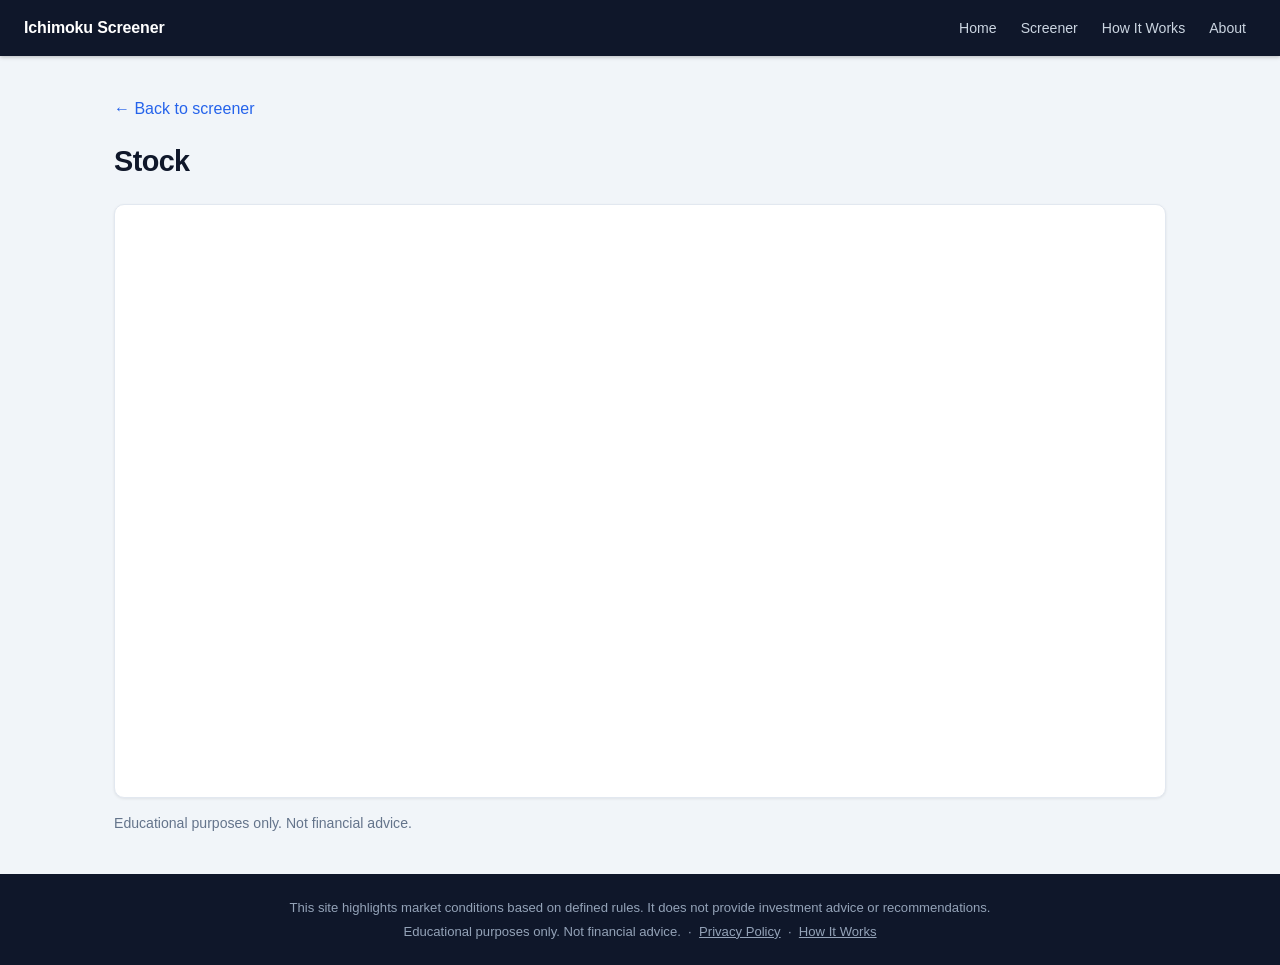
<file: stock.html>
<!DOCTYPE html>
<html lang="en">
<head>
  <meta charset="UTF-8" />
  <title>Stock Chart – Ichimoku Trend Screener</title>
  <meta name="viewport" content="width=device-width, initial-scale=1" />
  <meta name="robots" content="noindex">
  <link rel="stylesheet" href="style.css">
  <style>
    iframe { width: 100%; height: 560px; border: 0; border-radius: 8px; display: block; }
  </style>
</head>
<body>

<nav class="site-nav">
  <a class="nav-brand" href="index.html">Ichimoku Screener</a>
  <ul class="nav-links">
    <li><a href="index.html">Home</a></li>
    <li><a href="screener.html">Screener</a></li>
    <li><a href="how-it-works.html">How It Works</a></li>
    <li><a href="about.html">About</a></li>
  </ul>
</nav>

<div class="page">
  <p style="margin-bottom: 16px;"><a href="screener.html">&larr; Back to screener</a></p>

  <h1 class="stock-title" id="title">Stock</h1>
  <div class="stock-meta" id="subtitle"></div>

  <div class="card" style="padding: 16px;">
    <iframe id="tv"></iframe>
  </div>

  <p class="screener-meta" style="margin-top: 14px;">
    Educational purposes only. Not financial advice.
  </p>
</div>

<footer class="site-footer">
  This site highlights market conditions based on defined rules. It does not provide investment advice or recommendations.<br>
  Educational purposes only. Not financial advice. &nbsp;&middot;&nbsp;
  <a href="privacy.html">Privacy Policy</a> &nbsp;&middot;&nbsp;
  <a href="how-it-works.html">How It Works</a>
</footer>

<script>
  function getParam(name) {
    const u = new URL(window.location.href);
    return u.searchParams.get(name);
  }

  const t = (getParam("t") || "").toUpperCase();
  const m = (getParam("m") || "").toUpperCase();

  document.getElementById("title").textContent = t || "Stock";
  document.getElementById("subtitle").textContent = m ? "Market: " + m : "";

  // TradingView often needs an exchange prefix for best results.
  // For UK tickers you can try LSE: (some tickers differ), for US try NASDAQ: or NYSE:
  // We default to raw symbol — TradingView lets the user edit on the widget.
  const symbol = t;

  const src =
    "https://s.tradingview.com/widgetembed/?" +
    "symbol=" + encodeURIComponent(symbol) +
    "&interval=D&hidesidetoolbar=1&symboledit=1&saveimage=0" +
    "&toolbarbg=f1f3f6" +
    "&studies=%5B%22IchimokuCloud%40tv-basicstudies%22%5D";

  document.getElementById("tv").src = src;
</script>

</body>
</html>
</file>
<file: style.css>
/* ─── Reset & Base ──────────────────────────────────────── */
*, *::before, *::after { box-sizing: border-box; margin: 0; padding: 0; }

:root {
  --navy:    #0f172a;
  --navy2:   #1e293b;
  --accent:  #2563eb;
  --accent-h:#1d4ed8;
  --bg:      #f1f5f9;
  --surface: #ffffff;
  --border:  #e2e8f0;
  --text:    #1e293b;
  --muted:   #64748b;
  --radius:  10px;
  --shadow:  0 1px 3px rgba(0,0,0,.08);
}

body {
  font-family: -apple-system, BlinkMacSystemFont, "Segoe UI", Roboto, Helvetica, Arial, sans-serif;
  background: var(--bg);
  color: var(--text);
  line-height: 1.6;
  min-height: 100vh;
  display: flex;
  flex-direction: column;
}

a { color: var(--accent); text-decoration: none; }
a:hover { text-decoration: underline; }

/* ─── Navigation ────────────────────────────────────────── */
.site-nav {
  background: var(--navy);
  padding: 0 24px;
  display: flex;
  align-items: center;
  justify-content: space-between;
  height: 56px;
  position: sticky;
  top: 0;
  z-index: 100;
  box-shadow: 0 1px 4px rgba(0,0,0,.25);
}

.nav-brand {
  color: #fff;
  font-weight: 700;
  font-size: 1rem;
  letter-spacing: -.01em;
  text-decoration: none;
  white-space: nowrap;
}
.nav-brand:hover { text-decoration: none; color: #fff; }

.nav-links {
  display: flex;
  gap: 4px;
  list-style: none;
}

.nav-links a {
  color: #cbd5e1;
  font-size: 0.88rem;
  padding: 6px 10px;
  border-radius: 6px;
  text-decoration: none;
  transition: color .15s, background .15s;
  white-space: nowrap;
}
.nav-links a:hover,
.nav-links a.active { color: #fff; background: rgba(255,255,255,.1); }

/* ─── Page wrapper ──────────────────────────────────────── */
.page {
  flex: 1;
  max-width: 1100px;
  margin: 0 auto;
  padding: 40px 24px;
  width: 100%;
}

/* ─── Footer ────────────────────────────────────────────── */
.site-footer {
  background: var(--navy);
  color: #94a3b8;
  font-size: 0.82rem;
  text-align: center;
  padding: 22px 24px;
  line-height: 1.8;
  margin-top: auto;
}
.site-footer a { color: #94a3b8; text-decoration: underline; }
.site-footer a:hover { color: #fff; }

/* ─── Hero (home page) ──────────────────────────────────── */
.hero {
  text-align: center;
  padding: 60px 24px 48px;
  background: var(--surface);
  border-bottom: 1px solid var(--border);
}
.hero h1 {
  font-size: clamp(1.8rem, 4vw, 2.8rem);
  font-weight: 800;
  color: var(--navy);
  letter-spacing: -.02em;
  line-height: 1.2;
  margin-bottom: 16px;
}
.hero p {
  max-width: 580px;
  margin: 0 auto 28px;
  color: var(--muted);
  font-size: 1.05rem;
}

/* ─── Buttons ───────────────────────────────────────────── */
.btn {
  display: inline-block;
  padding: 12px 28px;
  border-radius: 8px;
  font-size: 1rem;
  font-weight: 600;
  cursor: pointer;
  border: none;
  text-decoration: none;
  transition: background .15s;
}
.btn-primary { background: var(--accent); color: #fff; }
.btn-primary:hover { background: var(--accent-h); text-decoration: none; color: #fff; }
.btn-outline {
  background: transparent;
  border: 1.5px solid var(--border);
  color: var(--text);
}
.btn-outline:hover { border-color: #94a3b8; text-decoration: none; }

/* ─── Feature cards ─────────────────────────────────────── */
.card {
  background: var(--surface);
  border: 1px solid var(--border);
  border-radius: var(--radius);
  padding: 24px;
  box-shadow: var(--shadow);
}

.card-grid {
  display: grid;
  grid-template-columns: repeat(auto-fit, minmax(220px, 1fr));
  gap: 16px;
  margin: 32px 0;
}

.card h3 { font-size: 0.95rem; font-weight: 700; margin-bottom: 8px; color: var(--navy2); }
.card p  { font-size: 0.9rem; color: var(--muted); line-height: 1.55; }

/* ─── Email signup form ─────────────────────────────────── */
.email-form {
  background: var(--surface);
  border: 1px solid var(--border);
  border-radius: var(--radius);
  padding: 28px;
  max-width: 460px;
  margin: 32px auto;
  box-shadow: var(--shadow);
  text-align: center;
}
.email-form h2 { font-size: 1.05rem; font-weight: 700; margin-bottom: 6px; }
.email-form p  { font-size: 0.88rem; color: var(--muted); margin-bottom: 16px; }
.email-form input[type="email"] {
  width: 100%;
  padding: 10px 14px;
  border: 1px solid var(--border);
  border-radius: 8px;
  font-size: 0.95rem;
  margin-bottom: 10px;
  outline: none;
  color: var(--text);
}
.email-form input[type="email"]:focus { border-color: var(--accent); box-shadow: 0 0 0 3px rgba(37,99,235,.1); }
.email-form input[type="submit"] {
  width: 100%;
  padding: 11px;
  background: var(--accent);
  color: #fff;
  border: none;
  border-radius: 8px;
  font-size: 0.95rem;
  font-weight: 600;
  cursor: pointer;
  transition: background .15s;
}
.email-form input[type="submit"]:hover { background: var(--accent-h); }
.email-form .bd-credit { font-size: 0.78rem; color: var(--muted); margin-top: 10px; }
.email-form .bd-credit a { color: var(--muted); text-decoration: underline; }

/* ─── Disclaimer banner ─────────────────────────────────── */
.disclaimer {
  background: #fffbeb;
  border: 1px solid #fde68a;
  border-radius: 8px;
  padding: 14px 18px;
  font-size: 0.87rem;
  color: #78350f;
  margin: 24px 0;
  line-height: 1.55;
}

/* ─── Screener page ─────────────────────────────────────── */
.screener-header {
  display: flex;
  align-items: flex-start;
  justify-content: space-between;
  flex-wrap: wrap;
  gap: 12px;
  margin-bottom: 20px;
}
.screener-header h1 {
  font-size: 1.6rem;
  font-weight: 800;
  letter-spacing: -.02em;
  color: var(--navy);
}
.screener-meta { color: var(--muted); font-size: 0.88rem; margin-top: 2px; }

.controls {
  display: flex;
  gap: 8px;
  flex-wrap: wrap;
  margin-bottom: 16px;
  align-items: center;
}
.controls input,
.controls select {
  padding: 8px 12px;
  border: 1px solid var(--border);
  border-radius: 8px;
  font-size: 0.9rem;
  background: var(--surface);
  color: var(--text);
  outline: none;
}
.controls input:focus,
.controls select:focus { border-color: var(--accent); box-shadow: 0 0 0 3px rgba(37,99,235,.1); }

.chip {
  border: 1px solid var(--border);
  background: var(--surface);
  border-radius: 999px;
  padding: 6px 14px;
  font-size: 0.86rem;
  cursor: pointer;
  color: var(--muted);
  transition: all .15s;
}
.chip.active {
  border-color: var(--accent);
  color: var(--accent);
  background: #eff6ff;
  font-weight: 600;
}
.chip:hover { border-color: #94a3b8; color: var(--text); }

/* Table wrapper handles border-radius since border-collapse:collapse strips it */
.table-wrap {
  border-radius: var(--radius);
  overflow: hidden;
  border: 1px solid var(--border);
  box-shadow: var(--shadow);
}

.data-table {
  width: 100%;
  border-collapse: collapse;
  background: var(--surface);
  font-size: 0.9rem;
}
.data-table th,
.data-table td {
  padding: 10px 14px;
  border-bottom: 1px solid var(--border);
  text-align: left;
}
.data-table th {
  background: #f8fafc;
  font-size: 0.78rem;
  font-weight: 700;
  text-transform: uppercase;
  letter-spacing: .05em;
  cursor: pointer;
  user-select: none;
  color: var(--muted);
}
.data-table th:hover { color: var(--text); }
.data-table tbody tr:last-child td { border-bottom: 0; }
.data-table tbody tr:hover td { background: #f8fafc; }
.data-table .right { text-align: right; }
.data-table td a { color: var(--accent); font-weight: 600; }
.data-table td a:hover { text-decoration: underline; }

/* ─── Stock page ────────────────────────────────────────── */
.stock-title {
  font-size: 1.8rem;
  font-weight: 800;
  letter-spacing: -.02em;
  color: var(--navy);
  margin: 8px 0 4px;
}
.stock-meta { color: var(--muted); font-size: 0.9rem; margin-bottom: 20px; }

/* ─── Prose pages (About, How It Works, Privacy) ────────── */
.prose { max-width: 680px; }
.prose h1 {
  font-size: 1.9rem;
  font-weight: 800;
  letter-spacing: -.02em;
  color: var(--navy);
  margin-bottom: 8px;
}
.prose h2 {
  font-size: 1.1rem;
  font-weight: 700;
  margin: 32px 0 10px;
  color: var(--navy2);
  padding-top: 8px;
  border-top: 1px solid var(--border);
}
.prose p  { margin-bottom: 14px; }
.prose ul { margin: 0 0 14px 20px; }
.prose ul li { margin-bottom: 6px; font-size: 0.95rem; }
.prose .lead { font-size: 1.05rem; color: var(--muted); margin-bottom: 24px; line-height: 1.65; }

/* ─── Responsive ────────────────────────────────────────── */
@media (max-width: 640px) {
  .site-nav {
    height: auto;
    padding: 12px 16px;
    flex-wrap: wrap;
    gap: 8px;
  }
  .nav-links { gap: 2px; }
  .nav-links a { font-size: 0.8rem; padding: 5px 7px; }
  .page { padding: 24px 16px; }
  .hero { padding: 36px 16px 32px; }
  .screener-header { flex-direction: column; }
  .data-table { font-size: 0.82rem; }
  .data-table th, .data-table td { padding: 8px 10px; }
  .card-grid { grid-template-columns: 1fr; }
}
</file>
